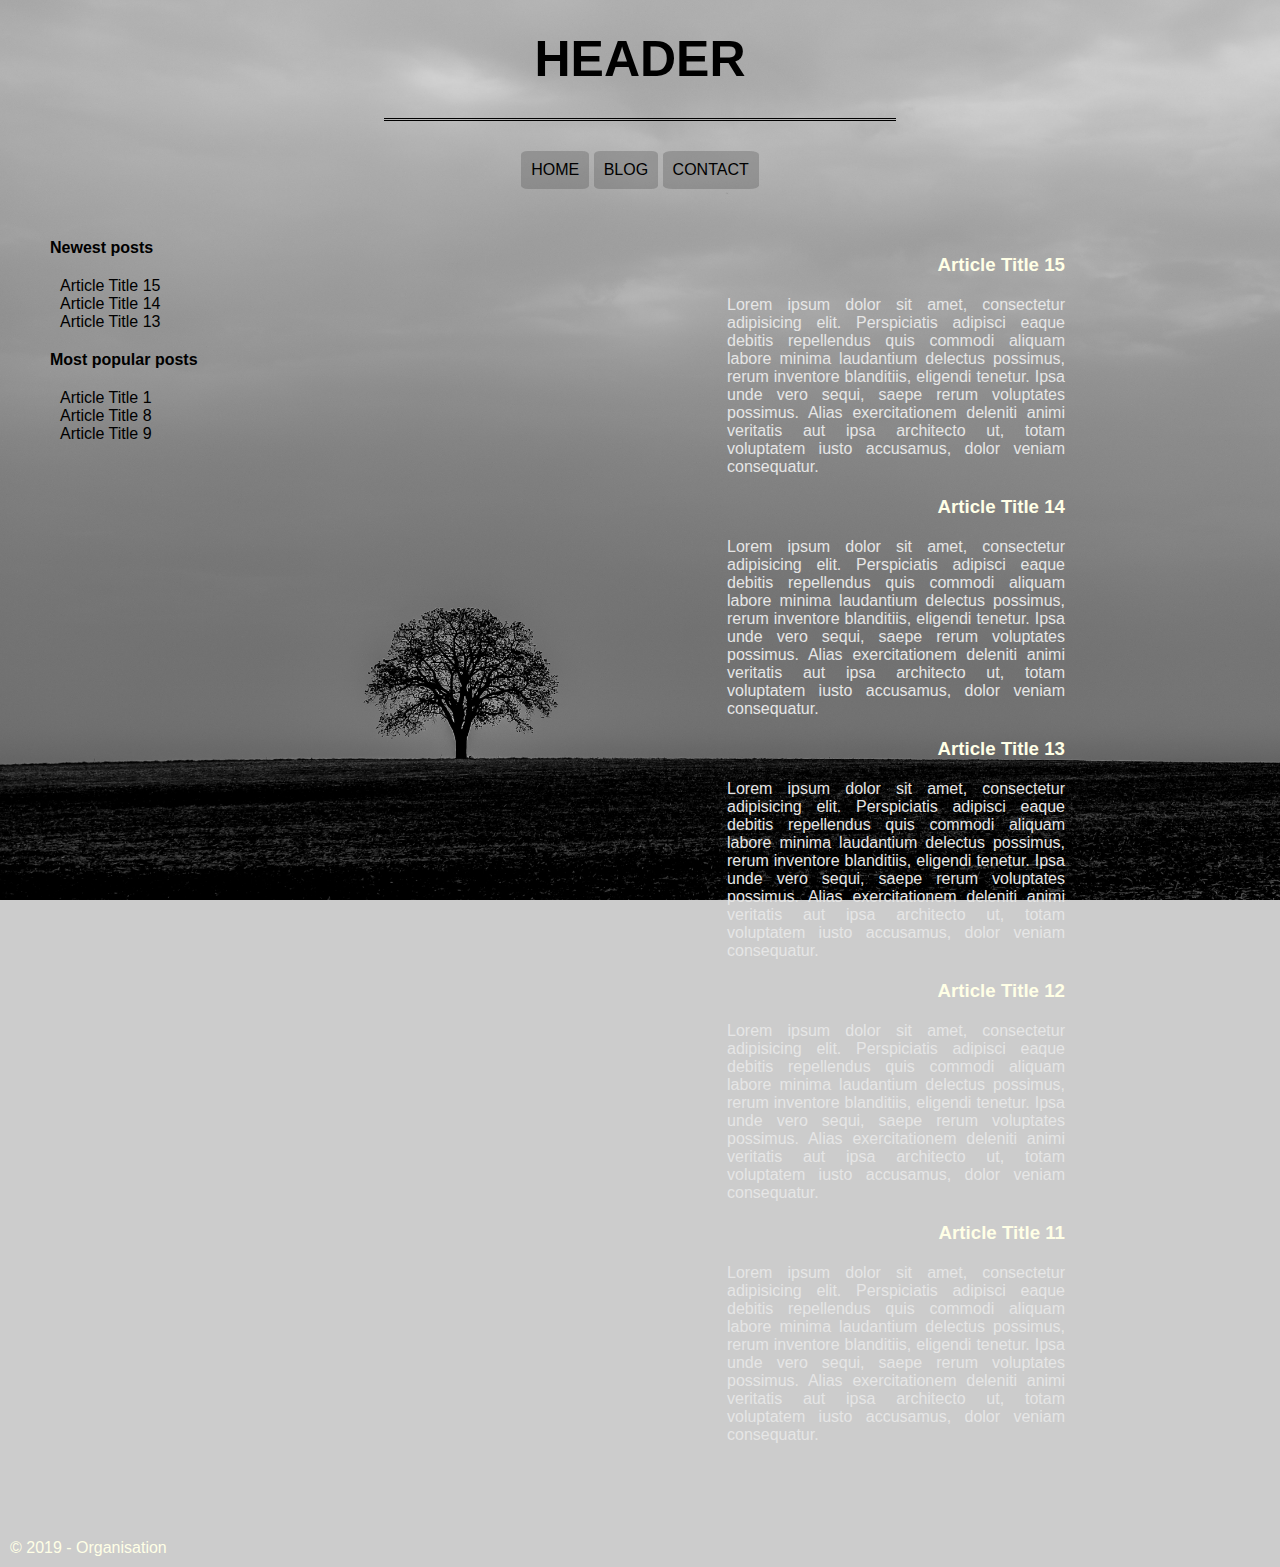
<file: index.html>
<!DOCTYPE html>
<html lang="en">
<head>
  <meta charset="UTF-8">
  <meta name="viewport" content="width=device-width, initial-scale=1.0">
  <meta http-equiv="X-UA-Compatible" content="ie=edge">
  <link rel="stylesheet" href="style.css">
  <title>Basic HTML layout</title>
</head>
<body>
  <header>
    <div>HEADER</div>
  </header>
  <nav>
    <a href="#">HOME</a>
    <a href="css-advanced/css-advanced.html">BLOG</a>
    <a href="#">CONTACT</a>
  </nav>
  <section class="clearfix">
    <article class="post">
      <h3>Article Title 15</h3>
      <p>Lorem ipsum dolor sit amet, consectetur adipisicing elit. Perspiciatis adipisci eaque debitis repellendus quis commodi aliquam labore minima laudantium delectus possimus, rerum inventore blanditiis, eligendi tenetur. Ipsa unde vero sequi, saepe rerum voluptates possimus. Alias exercitationem deleniti animi veritatis aut ipsa architecto ut, totam voluptatem iusto accusamus, dolor veniam consequatur.</p>
    </article>
    <article class="post">
      <h3>Article Title 14</h3>
      <p>Lorem ipsum dolor sit amet, consectetur adipisicing elit. Perspiciatis adipisci eaque debitis repellendus quis commodi aliquam labore minima laudantium delectus possimus, rerum inventore blanditiis, eligendi tenetur. Ipsa unde vero sequi, saepe rerum voluptates possimus. Alias exercitationem deleniti animi veritatis aut ipsa architecto ut, totam voluptatem iusto accusamus, dolor veniam consequatur.</p>
    </article>
    <article class="post">
      <h3>Article Title 13</h3>
      <p>Lorem ipsum dolor sit amet, consectetur adipisicing elit. Perspiciatis adipisci eaque debitis repellendus quis commodi aliquam labore minima laudantium delectus possimus, rerum inventore blanditiis, eligendi tenetur. Ipsa unde vero sequi, saepe rerum voluptates possimus. Alias exercitationem deleniti animi veritatis aut ipsa architecto ut, totam voluptatem iusto accusamus, dolor veniam consequatur.</p>
    </article>
    <article class="post">
      <h3>Article Title 12</h3>
      <p>Lorem ipsum dolor sit amet, consectetur adipisicing elit. Perspiciatis adipisci eaque debitis repellendus quis commodi aliquam labore minima laudantium delectus possimus, rerum inventore blanditiis, eligendi tenetur. Ipsa unde vero sequi, saepe rerum voluptates possimus. Alias exercitationem deleniti animi veritatis aut ipsa architecto ut, totam voluptatem iusto accusamus, dolor veniam consequatur.</p>
    </article>
    <article class="post">
      <h3>Article Title 11</h3>
      <p>Lorem ipsum dolor sit amet, consectetur adipisicing elit. Perspiciatis adipisci eaque debitis repellendus quis commodi aliquam labore minima laudantium delectus possimus, rerum inventore blanditiis, eligendi tenetur. Ipsa unde vero sequi, saepe rerum voluptates possimus. Alias exercitationem deleniti animi veritatis aut ipsa architecto ut, totam voluptatem iusto accusamus, dolor veniam consequatur.</p>
    </article>
  </section>
  <aside class="clearfix">
    <h4>Newest posts</h4>
    <ul>
      <li>Article Title 15</li>
      <li>Article Title 14</li>
      <li>Article Title 13</li>
    </ul>
    <h4>Most popular posts</h4>
    <ul>
      <li>Article Title 1</li>
      <li>Article Title 8</li>
      <li>Article Title 9</li>
    </ul>
  </aside>
  <footer>
    <p>&copy 2019 - Organisation</p>
  </footer>
</body>
</html>
</file>
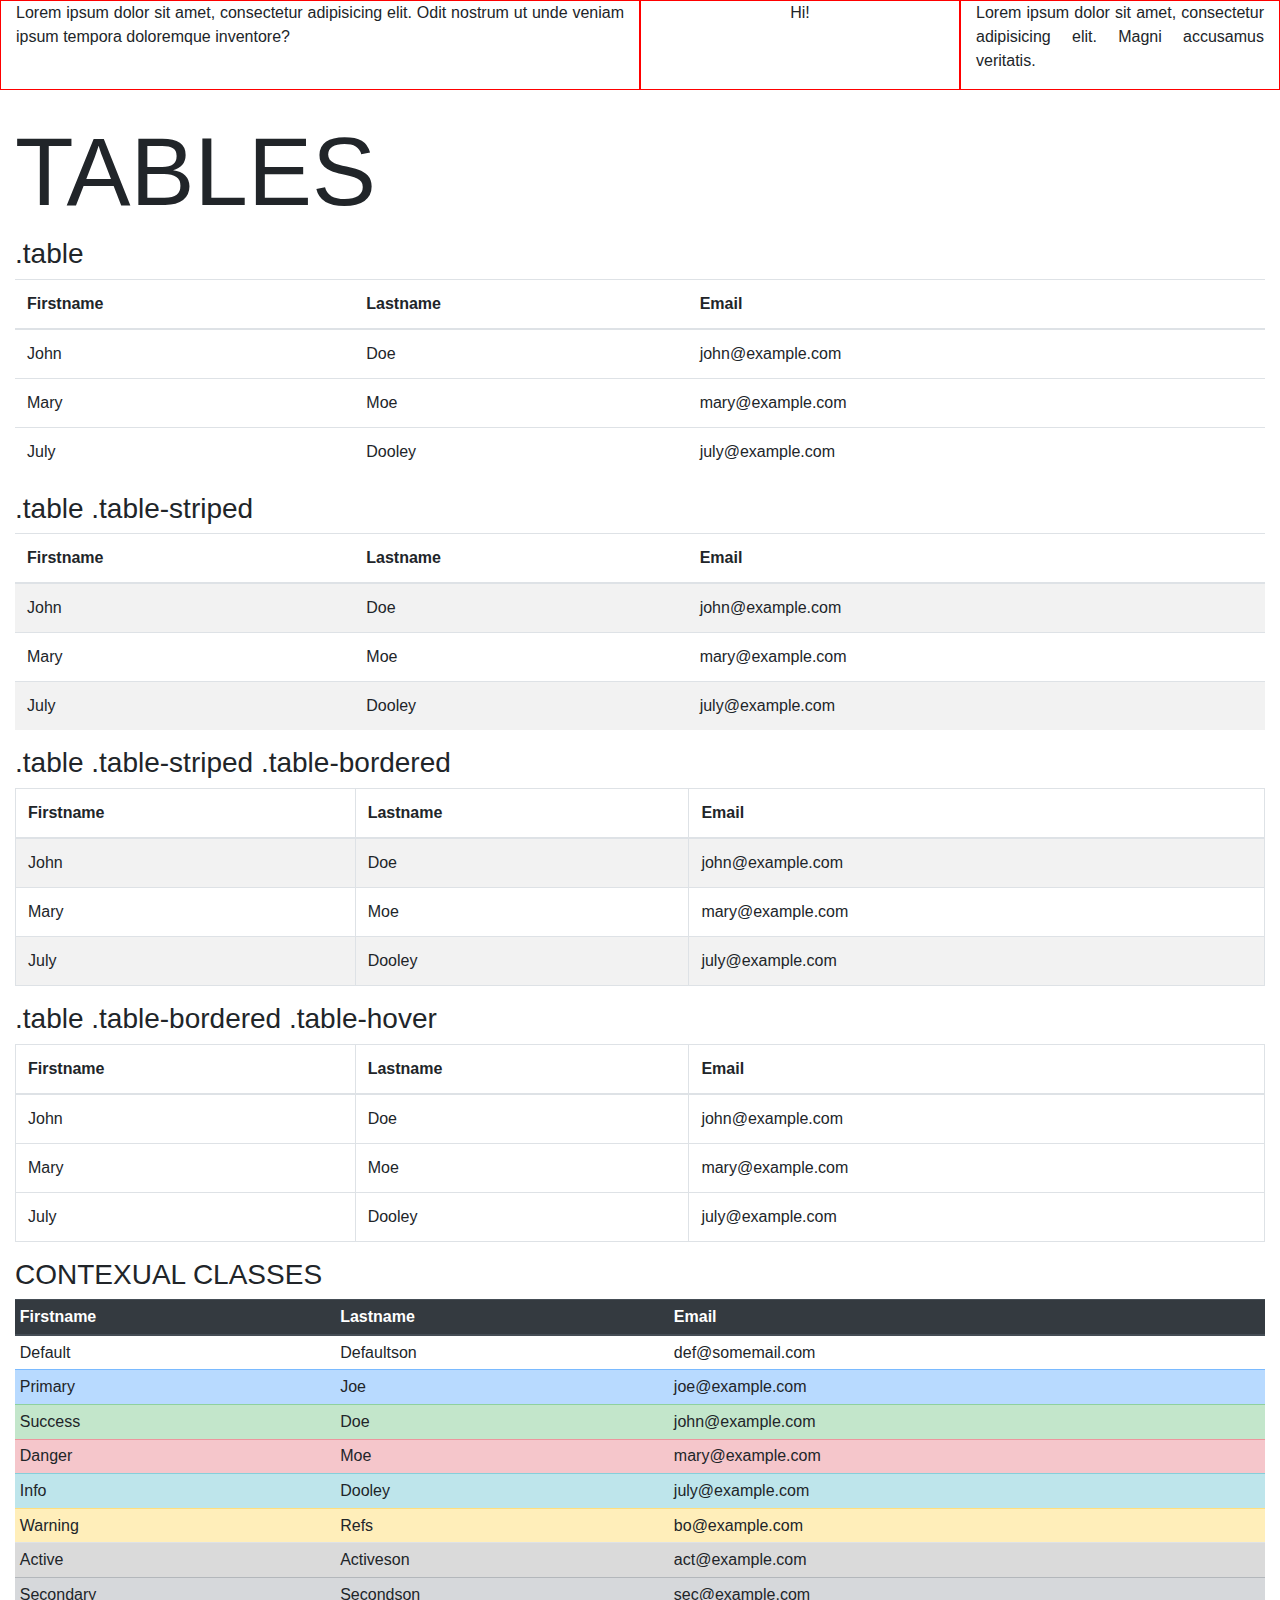
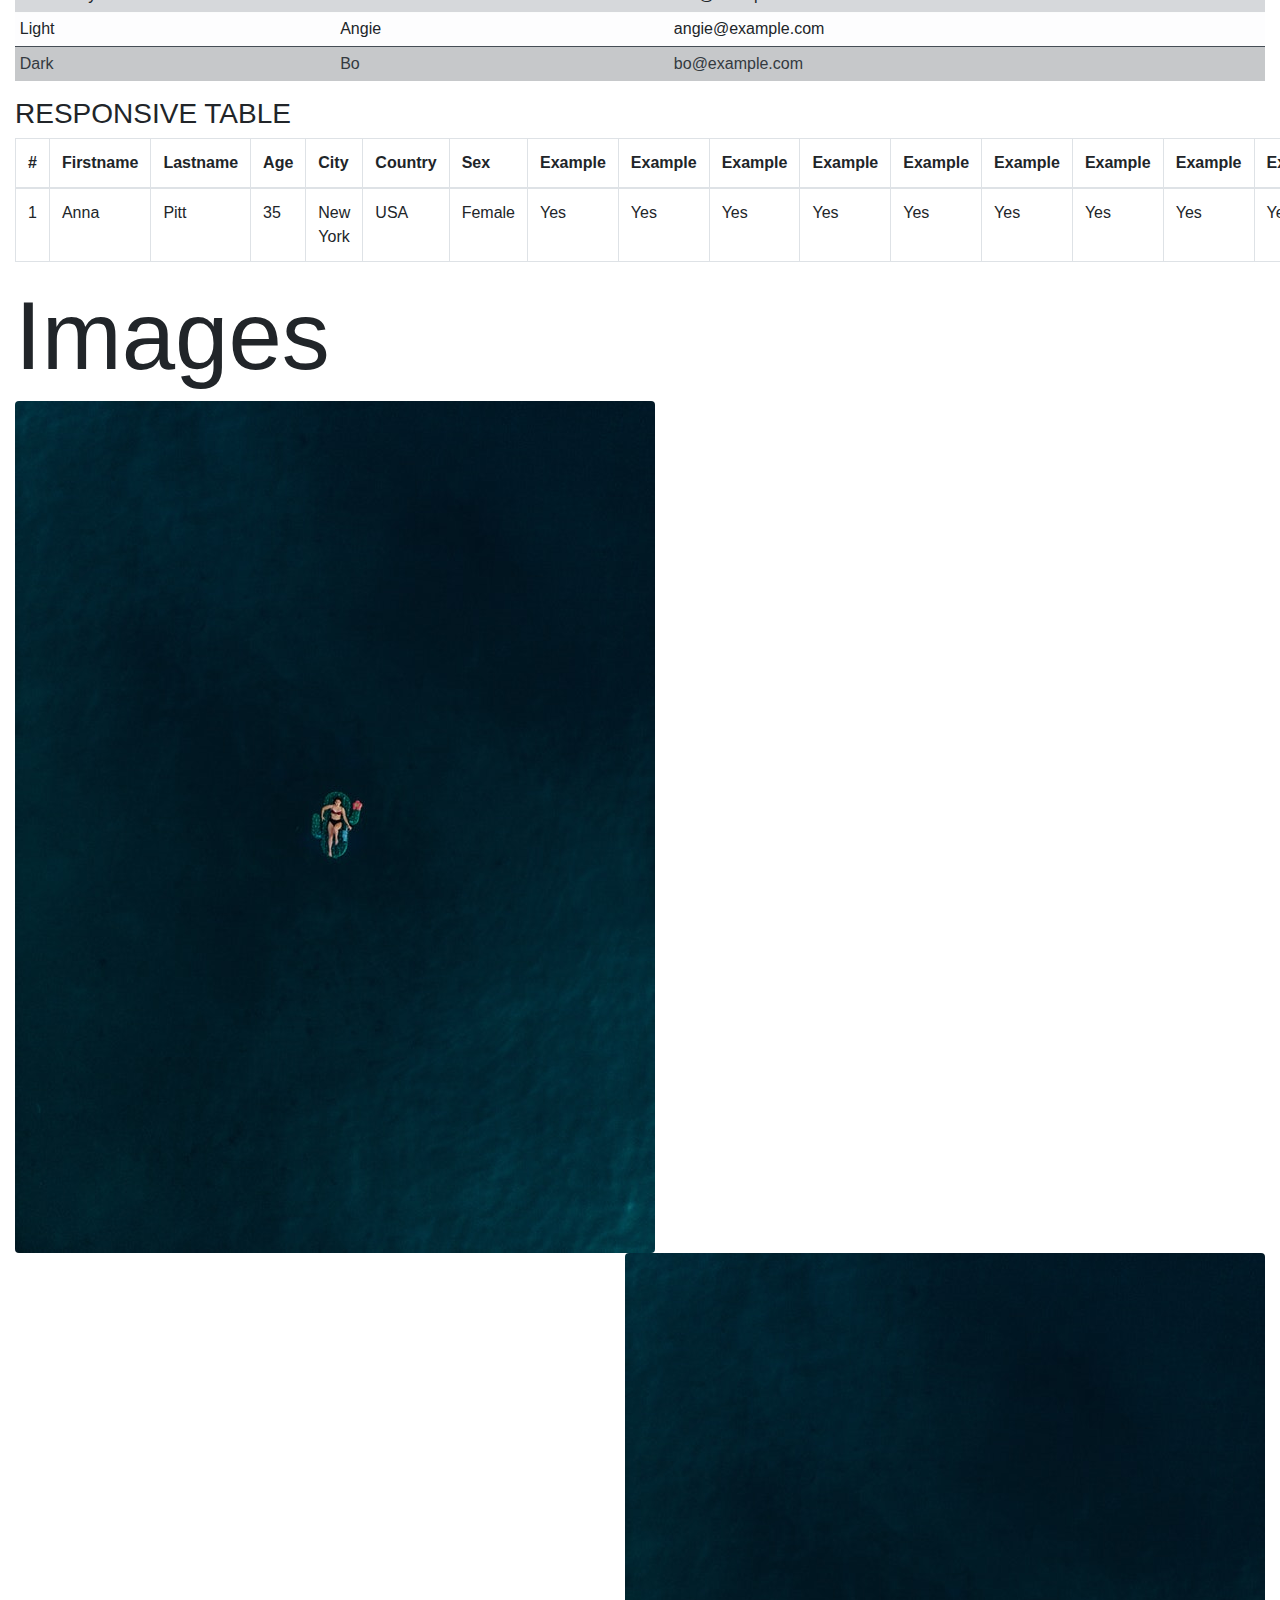
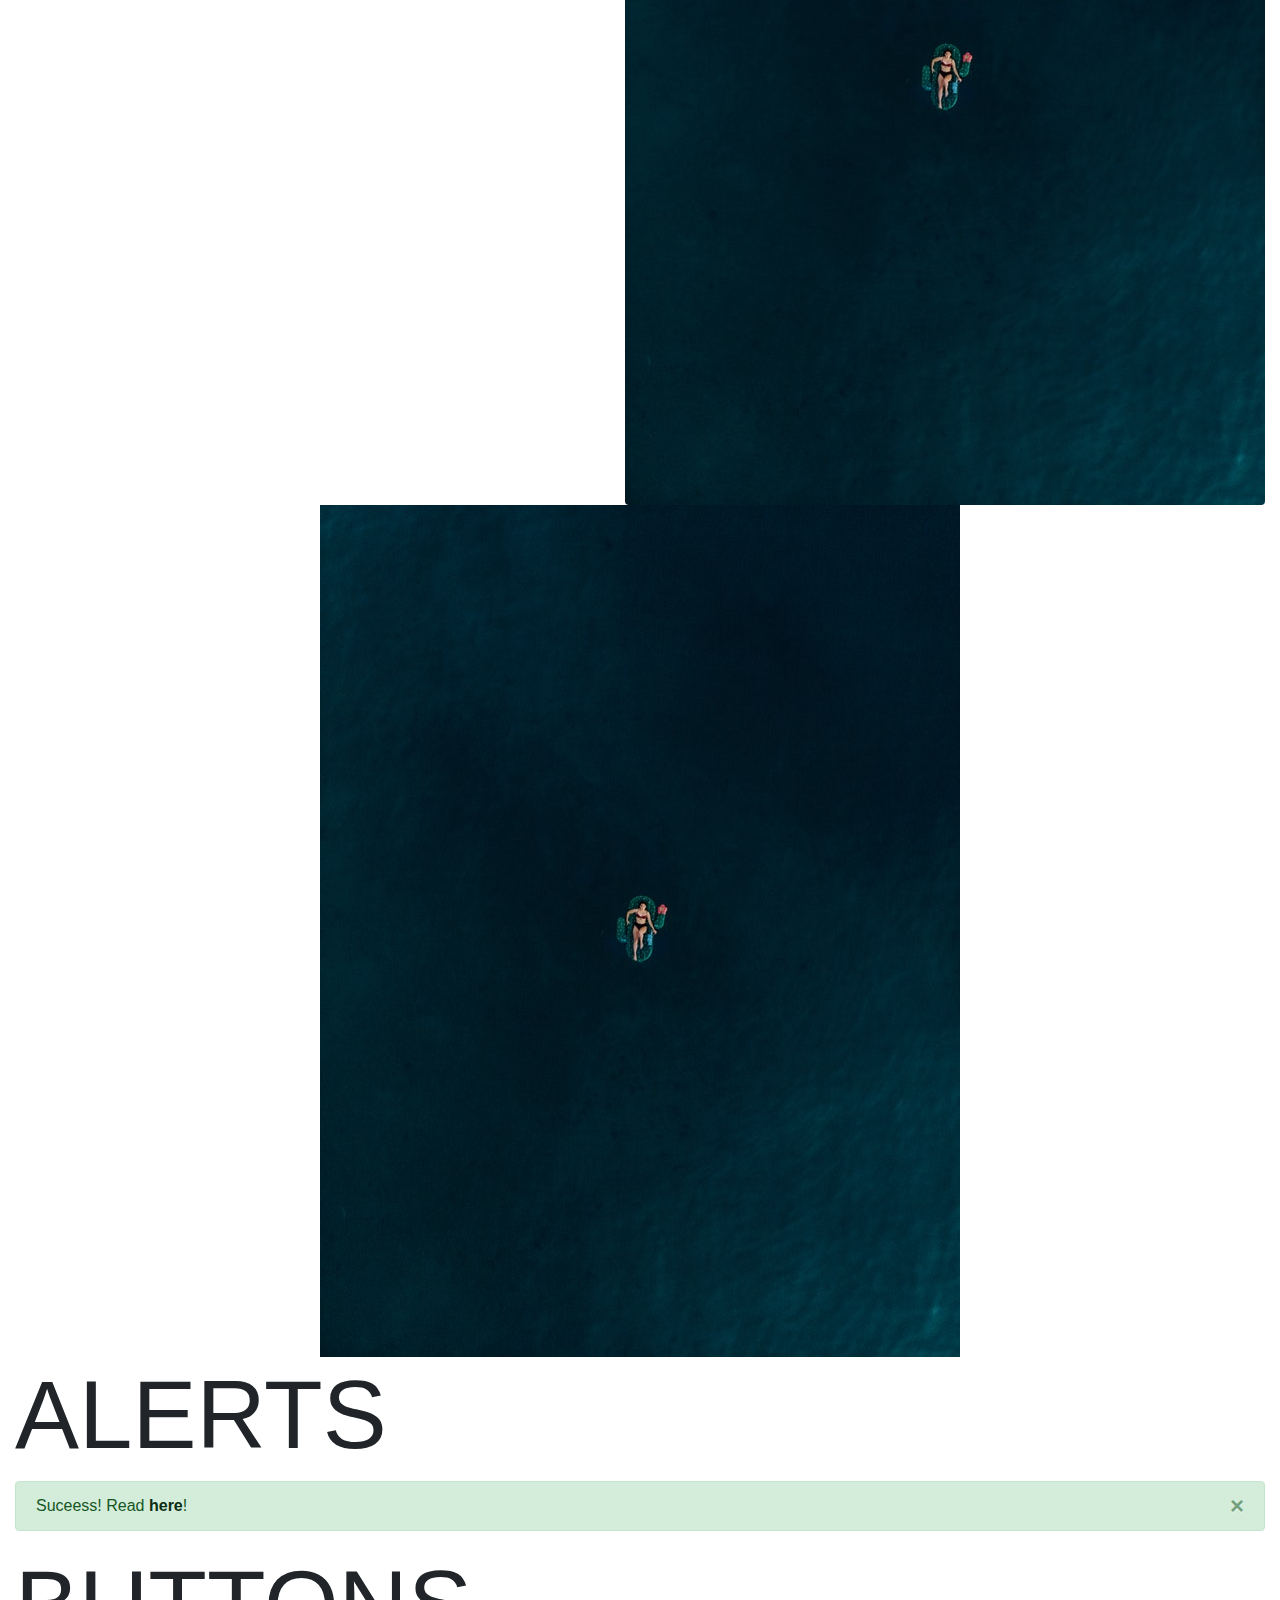
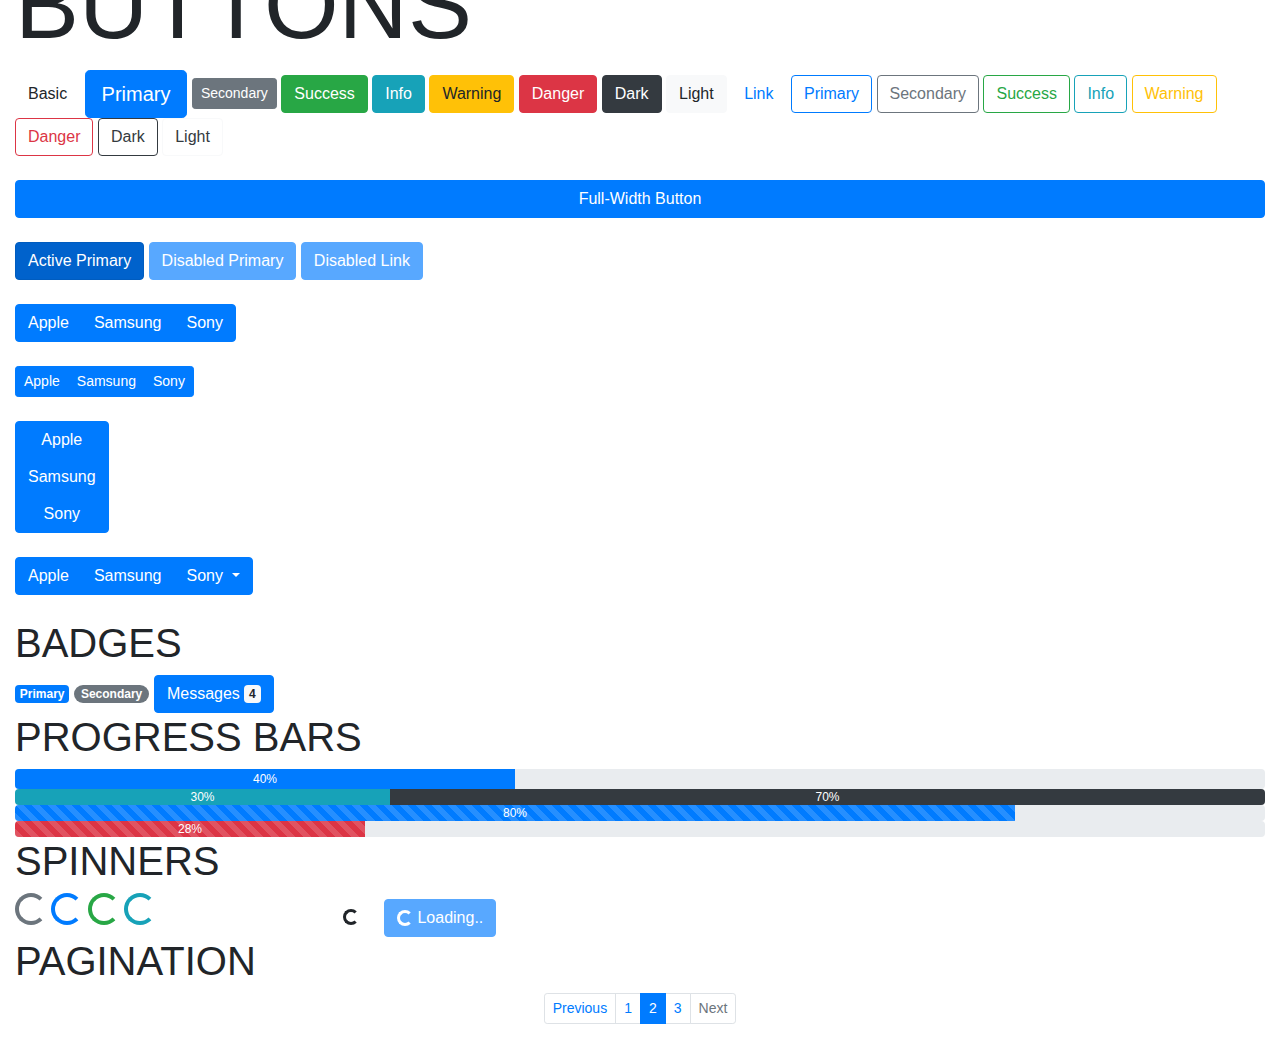
<file: bootstrap/bootstrap.html>
<!DOCTYPE html>
<html lang="en">
<head>
  <meta charset="UTF-8">
  <meta name="viewport" content="width=device-width, initial-scale=1.0">
  <meta http-equiv="X-UA-Compatible" content="ie=edge">
  <link rel="stylesheet" href="bootstrap.css">
  <link rel="stylesheet" href="https://stackpath.bootstrapcdn.com/bootstrap/4.3.1/css/bootstrap.min.css" integrity="sha384-ggOyR0iXCbMQv3Xipma34MD+dH/1fQ784/j6cY/iJTQUOhcWr7x9JvoRxT2MZw1T" crossorigin="anonymous">
  <script src="https://code.jquery.com/jquery-3.3.1.slim.min.js" integrity="sha384-q8i/X+965DzO0rT7abK41JStQIAqVgRVzpbzo5smXKp4YfRvH+8abtTE1Pi6jizo" crossorigin="anonymous"></script>
  <script src="https://cdnjs.cloudflare.com/ajax/libs/popper.js/1.14.7/umd/popper.min.js" integrity="sha384-UO2eT0CpHqdSJQ6hJty5KVphtPhzWj9WO1clHTMGa3JDZwrnQq4sF86dIHNDz0W1" crossorigin="anonymous"></script>
  <script src="https://stackpath.bootstrapcdn.com/bootstrap/4.3.1/js/bootstrap.min.js" integrity="sha384-JjSmVgyd0p3pXB1rRibZUAYoIIy6OrQ6VrjIEaFf/nJGzIxFDsf4x0xIM+B07jRM" crossorigin="anonymous"></script>
  <title>Bootstrap</title>
</head>
<body>
  <!-- .container or .container-fluid to wrap the content -->
  <div class="container-fluid">
    <!-- BOOTSTRAP GRID SYSTEM
    CLASSES:
    .col- (extra small devices - screen width less than 576px)
    .col-sm- (small devices - screen width equal to or greater than 576px)
    .col-md- (medium devices - screen width equal to or greater than 768px)
    .col-lg- (large devices - screen width equal to or greater than 992px)
    .col-xl- (xlarge devices - screen width equal to or greater than 1200px)
    .no-gutters: removes extra space
  -->
  <div class="row">
    <div class="col-sm col-md-3 col-lg-6">
      <p>Lorem ipsum dolor sit amet, consectetur adipisicing elit. Odit nostrum ut unde veniam ipsum tempora doloremque inventore?</p>
    </div>
    <div class="col-sm col-md-6 col-lg-3">
      <p>
        Hi!
      </p>
    </div>
    <div class="col-sm col-md-3 col-lg-3">
      <p>Lorem ipsum dolor sit amet, consectetur adipisicing elit. Magni accusamus veritatis.</p>
    </div>
  </div>
  <br>
  <!-- TABLES -->
  <h1 class="display-1">TABLES</h1>
  <h3>.table</h3>
  <table class="table">
    <thead>
      <tr>
        <th>Firstname</th>
        <th>Lastname</th>
        <th>Email</th>
      </tr>
    </thead>
    <tbody>
      <tr>
        <td>John</td>
        <td>Doe</td>
        <td>john@example.com</td>
      </tr>
      <tr>
        <td>Mary</td>
        <td>Moe</td>
        <td>mary@example.com</td>
      </tr>
      <tr>
        <td>July</td>
        <td>Dooley</td>
        <td>july@example.com</td>
      </tr>
    </tbody>
  </table>

  <h3>.table .table-striped</h3>
  <table class="table table-striped">
    <thead>
      <tr>
        <th>Firstname</th>
        <th>Lastname</th>
        <th>Email</th>
      </tr>
    </thead>
    <tbody>
      <tr>
        <td>John</td>
        <td>Doe</td>
        <td>john@example.com</td>
      </tr>
      <tr>
        <td>Mary</td>
        <td>Moe</td>
        <td>mary@example.com</td>
      </tr>
      <tr>
        <td>July</td>
        <td>Dooley</td>
        <td>july@example.com</td>
      </tr>
    </tbody>
  </table>

  <h3>.table .table-striped .table-bordered</h3>
  <table class="table table-striped table-bordered">
    <thead>
      <tr>
        <th>Firstname</th>
        <th>Lastname</th>
        <th>Email</th>
      </tr>
    </thead>
    <tbody>
      <tr>
        <td>John</td>
        <td>Doe</td>
        <td>john@example.com</td>
      </tr>
      <tr>
        <td>Mary</td>
        <td>Moe</td>
        <td>mary@example.com</td>
      </tr>
      <tr>
        <td>July</td>
        <td>Dooley</td>
        <td>july@example.com</td>
      </tr>
    </tbody>
  </table>

  <h3>.table .table-bordered .table-hover</h3>
  <table class="table table-bordered table-hover">
    <thead>
      <tr>
        <th>Firstname</th>
        <th>Lastname</th>
        <th>Email</th>
      </tr>
    </thead>
    <tbody>
      <tr>
        <td>John</td>
        <td>Doe</td>
        <td>john@example.com</td>
      </tr>
      <tr>
        <td>Mary</td>
        <td>Moe</td>
        <td>mary@example.com</td>
      </tr>
      <tr>
        <td>July</td>
        <td>Dooley</td>
        <td>july@example.com</td>
      </tr>
    </tbody>
  </table>

  <h3>CONTEXUAL CLASSES</h3>
  <table class="table table-sm">
    <thead class="thead-dark">
      <tr>
        <th>Firstname</th>
        <th>Lastname</th>
        <th>Email</th>
      </tr>
    </thead>
    <tbody>
      <tr>
        <td>Default</td>
        <td>Defaultson</td>
        <td>def@somemail.com</td>
      </tr>
      <tr class="table-primary">
        <td>Primary</td>
        <td>Joe</td>
        <td>joe@example.com</td>
      </tr>
      <tr class="table-success">
        <td>Success</td>
        <td>Doe</td>
        <td>john@example.com</td>
      </tr>
      <tr class="table-danger">
        <td>Danger</td>
        <td>Moe</td>
        <td>mary@example.com</td>
      </tr>
      <tr class="table-info">
        <td>Info</td>
        <td>Dooley</td>
        <td>july@example.com</td>
      </tr>
      <tr class="table-warning">
        <td>Warning</td>
        <td>Refs</td>
        <td>bo@example.com</td>
      </tr>
      <tr class="table-active">
        <td>Active</td>
        <td>Activeson</td>
        <td>act@example.com</td>
      </tr>
      <tr class="table-secondary">
        <td>Secondary</td>
        <td>Secondson</td>
        <td>sec@example.com</td>
      </tr>
      <tr class="table-light">
        <td>Light</td>
        <td>Angie</td>
        <td>angie@example.com</td>
      </tr>
      <tr class="table-dark text-dark">
        <td>Dark</td>
        <td>Bo</td>
        <td>bo@example.com</td>
      </tr>
    </tbody>
  </table>

  <h3>RESPONSIVE TABLE</h3>
  <div class="table-responsive-sm">
    <table class="table table-bordered">
      <thead>
        <tr>
          <th>#</th>
          <th>Firstname</th>
          <th>Lastname</th>
          <th>Age</th>
          <th>City</th>
          <th>Country</th>
          <th>Sex</th>
          <th>Example</th>
          <th>Example</th>
          <th>Example</th>
          <th>Example</th>
          <th>Example</th>
          <th>Example</th>
          <th>Example</th>
          <th>Example</th>
          <th>Example</th>
          <th>Example</th>
          <th>Example</th>
          <th>Example</th>
        </tr>
      </thead>
      <tbody>
        <tr>
          <td>1</td>
          <td>Anna</td>
          <td>Pitt</td>
          <td>35</td>
          <td>New York</td>
          <td>USA</td>
          <td>Female</td>
          <td>Yes</td>
          <td>Yes</td>
          <td>Yes</td>
          <td>Yes</td>
          <td>Yes</td>
          <td>Yes</td>
          <td>Yes</td>
          <td>Yes</td>
          <td>Yes</td>
          <td>Yes</td>
          <td>Yes</td>
          <td>Yes</td>
        </tr>
      </tbody>
    </table>
  </div>

  <h1 class="display-1">Images</h1>
  <img src="ocean.jpg" alt="ocean" class="rounded float-left">
  <img src="ocean.jpg" alt="img-thumbnail" class="rounded float-right">
  <img src="ocean.jpg" alt="img-thumbnail" class="mx-auto d-block img-fluid">

  <h1 class="display-1">ALERTS</h1>
  <div class="alert alert-success alert-dismissible fade show">
    <a href="#" data-dismiss="alert" class="close">&times;</a>
    Suceess! Read <a href="#" class="alert-link">here</a>!</div>

    <h1 class="display-1">BUTTONS</h1>
    <button type="button" class="btn">Basic</button>
    <button type="button" class="btn btn-primary btn-lg">Primary</button>
    <button type="button" class="btn btn-secondary btn-sm">Secondary</button>
    <button type="button" class="btn btn-success">Success</button>
    <button type="button" class="btn btn-info">Info</button>
    <button type="button" class="btn btn-warning">Warning</button>
    <button type="button" class="btn btn-danger">Danger</button>
    <button type="button" class="btn btn-dark">Dark</button>
    <button type="button" class="btn btn-light">Light</button>
    <button type="button" class="btn btn-link">Link</button>
    <button type="button" class="btn btn-outline-primary">Primary</button>
    <button type="button" class="btn btn-outline-secondary">Secondary</button>
    <button type="button" class="btn btn-outline-success">Success</button>
    <button type="button" class="btn btn-outline-info">Info</button>
    <button type="button" class="btn btn-outline-warning">Warning</button>
    <button type="button" class="btn btn-outline-danger">Danger</button>
    <button type="button" class="btn btn-outline-dark">Dark</button>
    <button type="button" class="btn btn-outline-light text-dark">Light</button>
    <br>
    <br>
    <button type="button" class="btn btn-primary btn-block">Full-Width Button</button>
    <br>
    <button type="button" class="btn btn-primary active">Active Primary</button>
    <button type="button" class="btn btn-primary" disabled>Disabled Primary</button>
    <a href="#" class="btn btn-primary disabled">Disabled Link</a>
    <br><br>
    <div class="btn-group">
      <button type="button" class="btn btn-primary">Apple</button>
      <button type="button" class="btn btn-primary">Samsung</button>
      <button type="button" class="btn btn-primary">Sony</button>
    </div>
    <br><br>
    <div class="btn-group btn-group-sm">
      <button type="button" class="btn btn-primary">Apple</button>
      <button type="button" class="btn btn-primary">Samsung</button>
      <button type="button" class="btn btn-primary">Sony</button>
    </div>
    <br><br>
    <div class="btn-group-vertical">
      <button type="button" class="btn btn-primary">Apple</button>
      <button type="button" class="btn btn-primary">Samsung</button>
      <button type="button" class="btn btn-primary">Sony</button>
    </div>
    <br><br>
    <div class="btn-group">
      <button type="button" class="btn btn-primary">Apple</button>
      <button type="button" class="btn btn-primary">Samsung</button>
      <div class="btn-group">
        <button type="button" class="btn btn-primary dropdown-toggle" data-toggle="dropdown">
           Sony
        </button>
        <div class="dropdown-menu">
          <a class="dropdown-item" href="#">Tablet</a>
          <a class="dropdown-item" href="#">Smartphone</a>
        </div>
      </div>
    </div>
    <br><br>

    <h1>BADGES</h1>
    <span class="badge badge-primary">Primary</span>
    <span class="badge badge-pill badge-secondary">Secondary</span>
    <button type="button" class="btn btn-primary">
      Messages <span class="badge badge-light">4</span>
    </button>

    <h1>PROGRESS BARS</h1>
    <div class="progress" style="height:20px">
      <div class="progress-bar" style="width:40%;height:20px">40%</div>
    </div>
    <div class="progress">
      <div class="progress-bar bg-info" style="width:30%">30%</div>
      <div class="progress-bar bg-dark" style="width:70%">70%</div>
    </div>
    <div class="progress">
      <div class="progress-bar progress-bar-striped" style="width:80%">80%</div>
    </div>
    <div class="progress">
      <div class="progress-bar bg-danger progress-bar-striped progress-bar-animated" style="width:28%">28%</div>
    </div>

    <h1>SPINNERS</h1>
    <div class="spinner-border text-muted"></div>
    <div class="spinner-border text-primary"></div>
    <div class="spinner-border text-success"></div>
    <div class="spinner-border text-info"></div>
    <div class="spinner-grow text-warning"></div>
    <div class="spinner-grow text-danger"></div>
    <div class="spinner-grow text-secondary"></div>
    <div class="spinner-grow text-dark"></div>
    <div class="spinner-grow text-light"></div>

    <div class="spinner-border spinner-border-sm"></div>
    <div class="spinner-grow spinner-grow-sm"></div>

    <button class="btn btn-primary" disabled>
      <span class="spinner-border spinner-border-sm"></span>
      Loading..
    </button>

    <h1>PAGINATION</h1>
    <ul class="pagination pagination-sm justify-content-center">
      <li class="page-item"><a class="page-link" href="#">Previous</a></li>
      <li class="page-item"><a class="page-link" href="#">1</a></li>
      <li class="page-item active"><a class="page-link" href="#">2</a></li>
      <li class="page-item"><a class="page-link" href="#">3</a></li>
      <li class="page-item disabled"><a class="page-link" href="#">Next</a></li>
    </ul>
  </div>
</body>
</html>
</file>
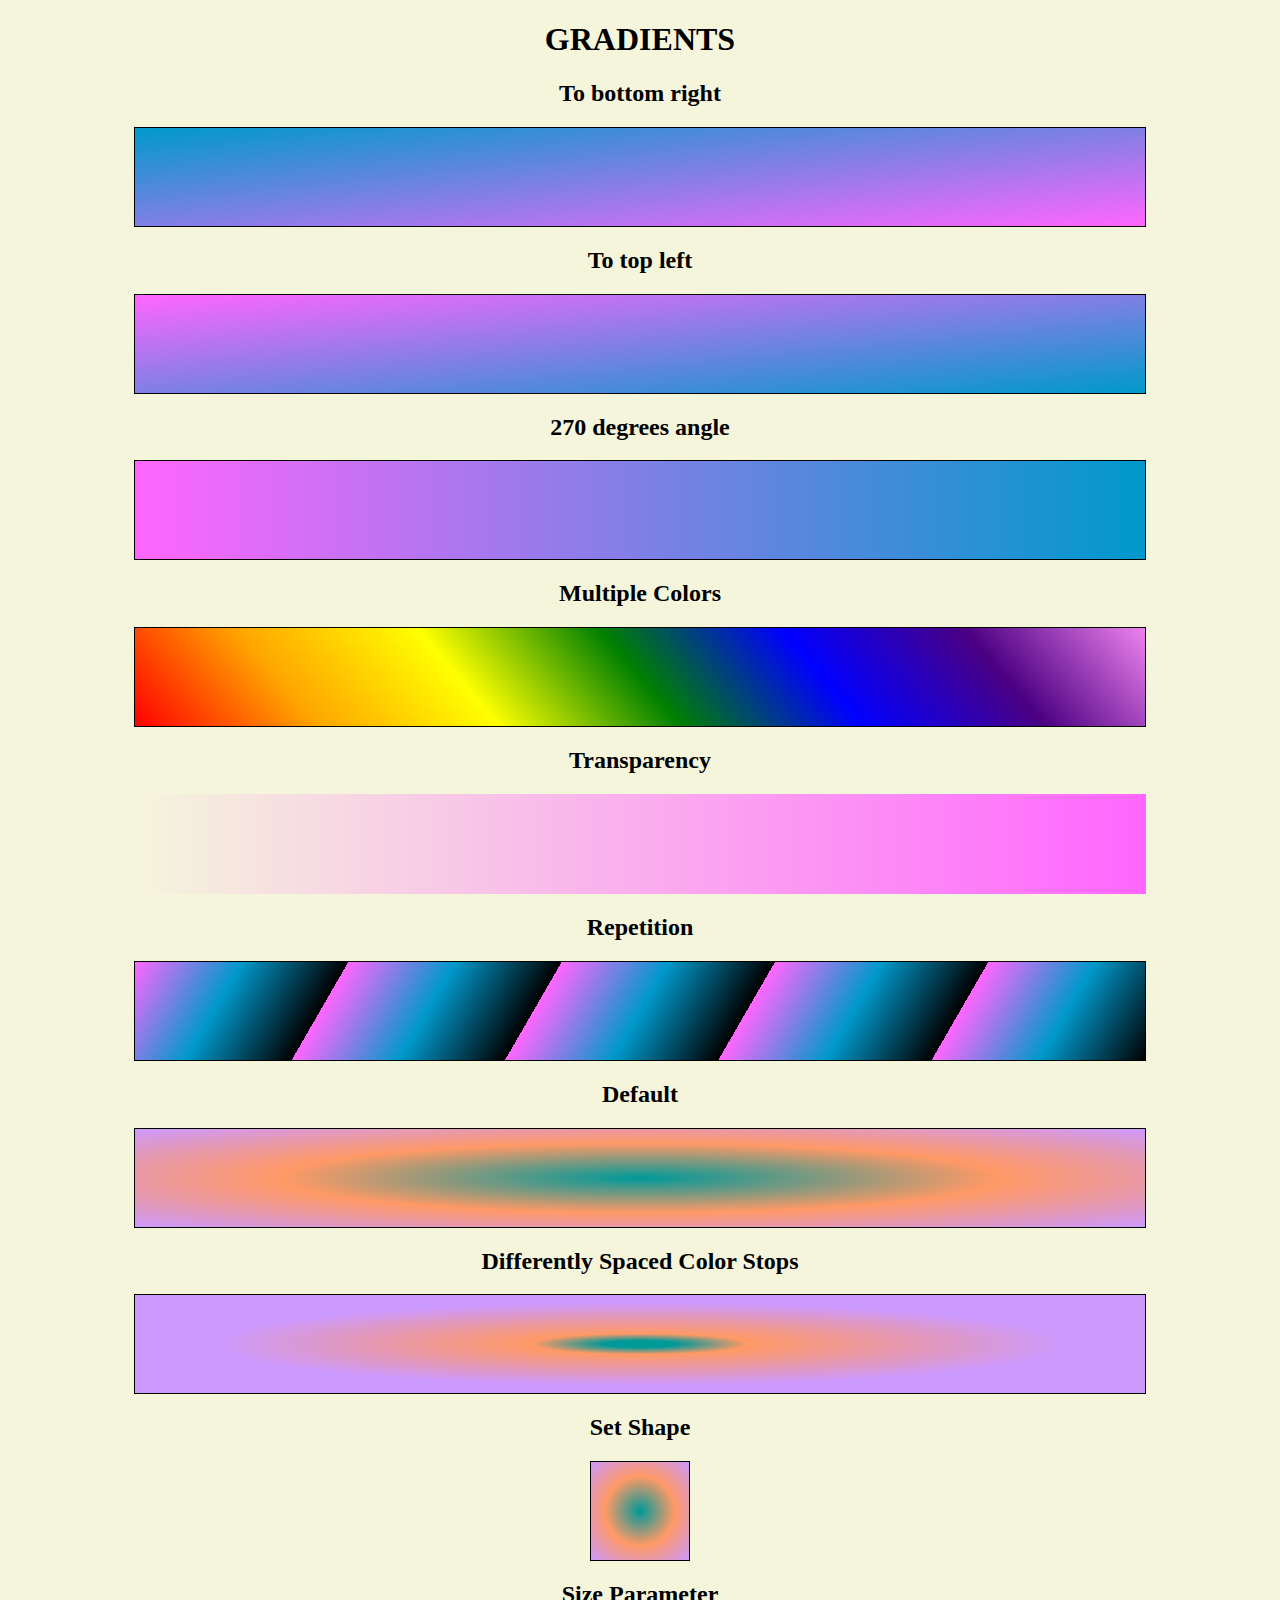
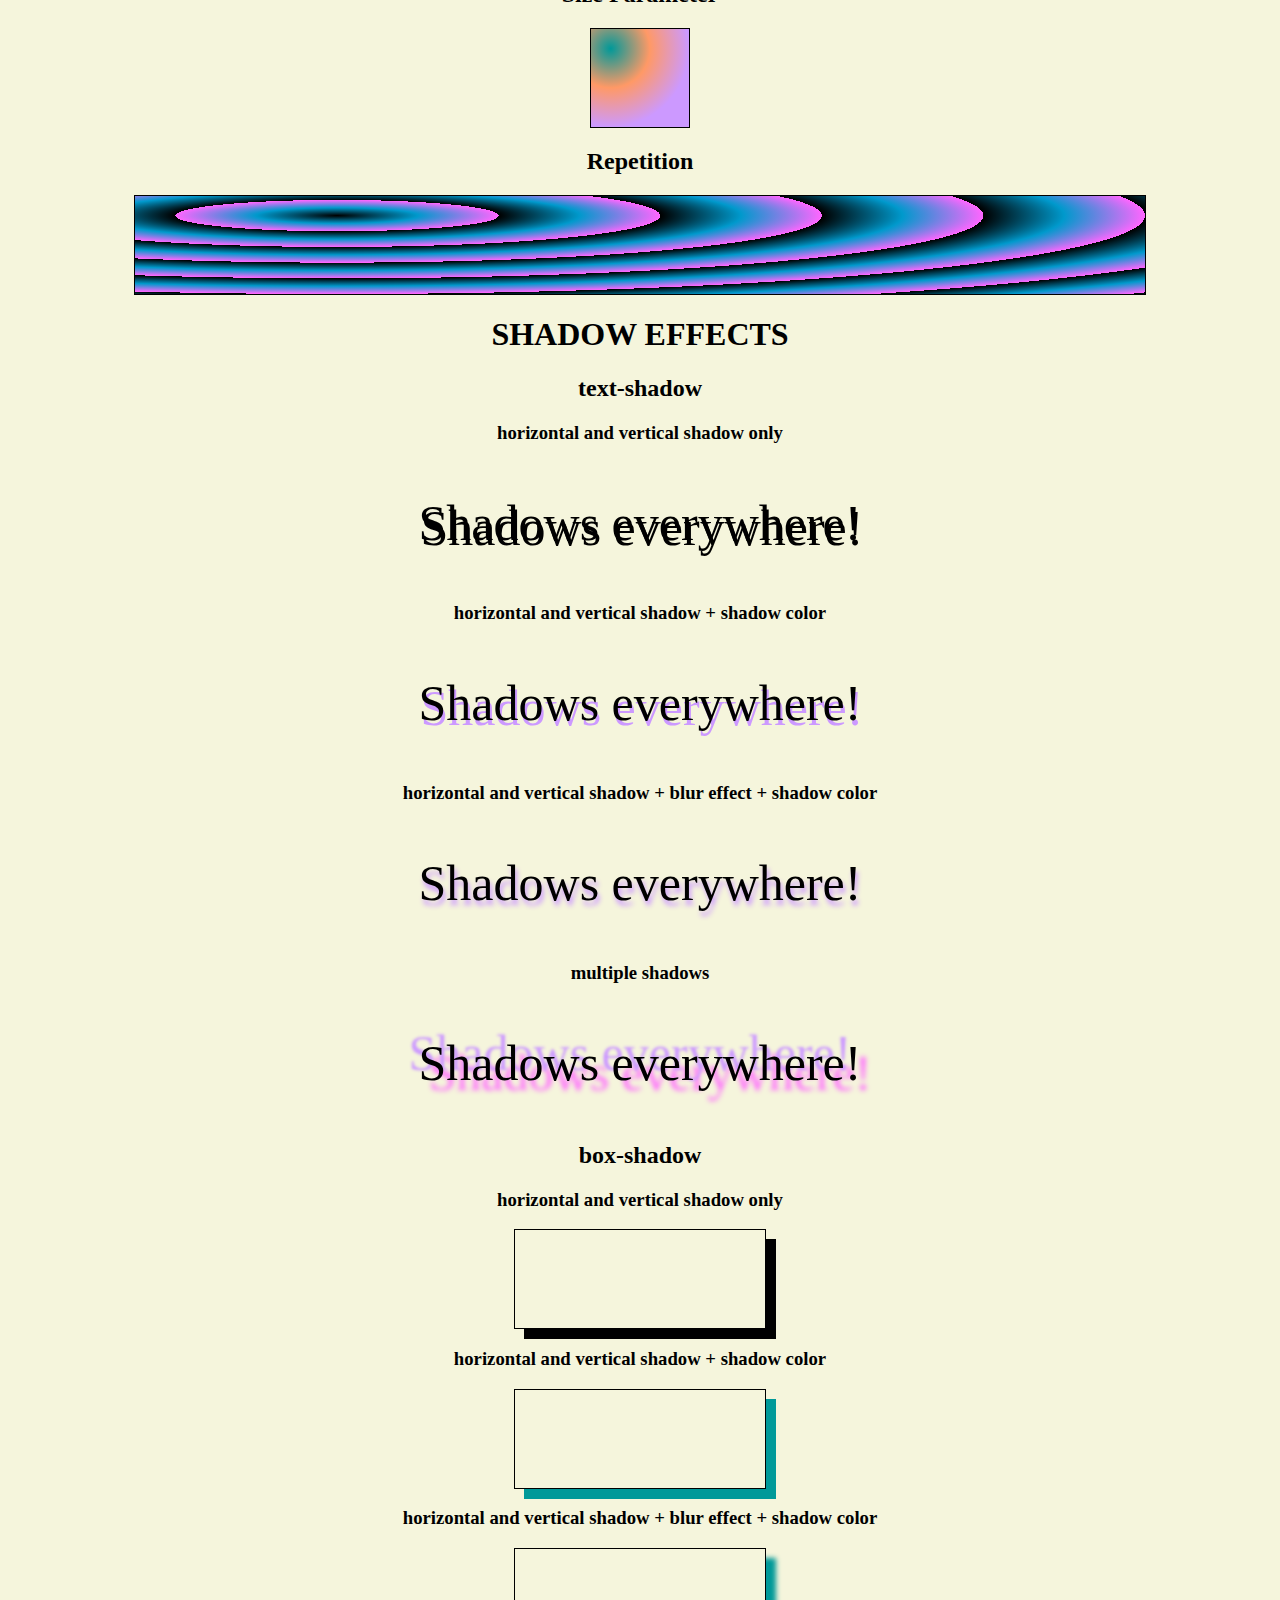
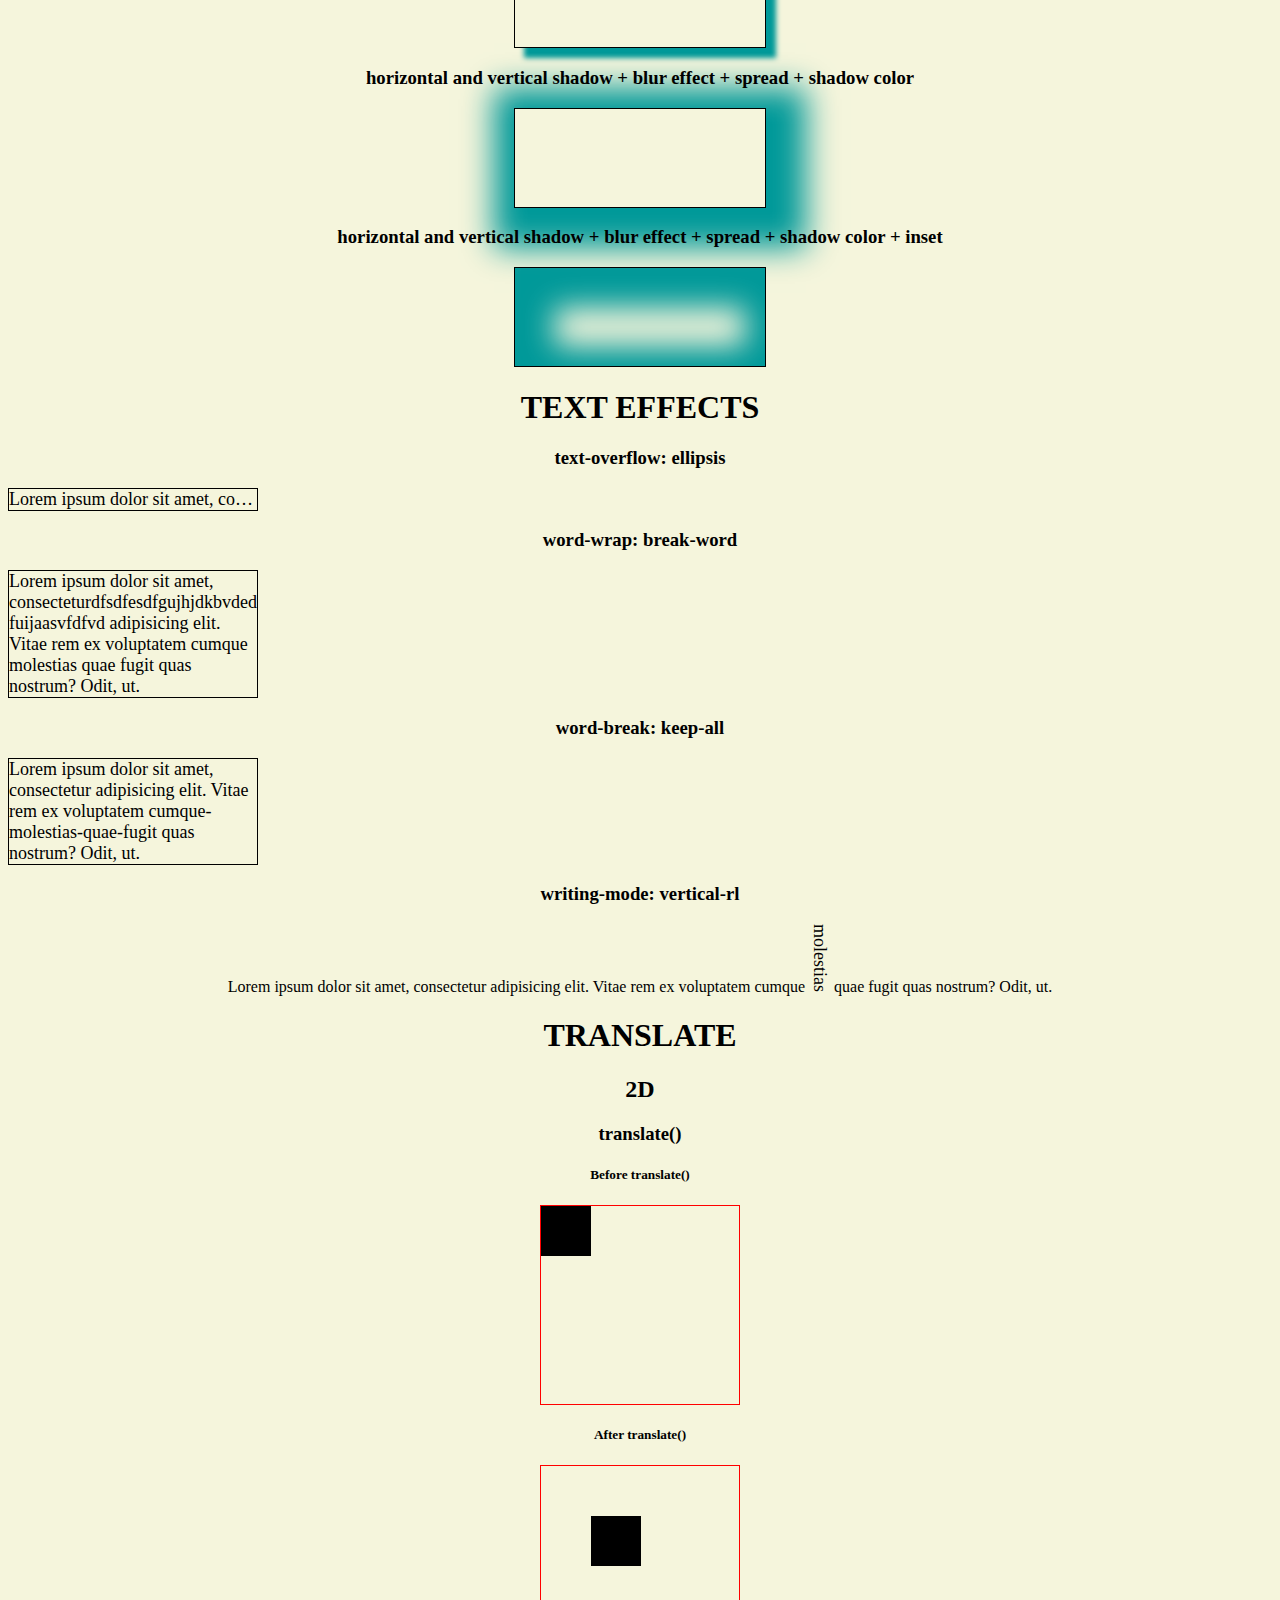
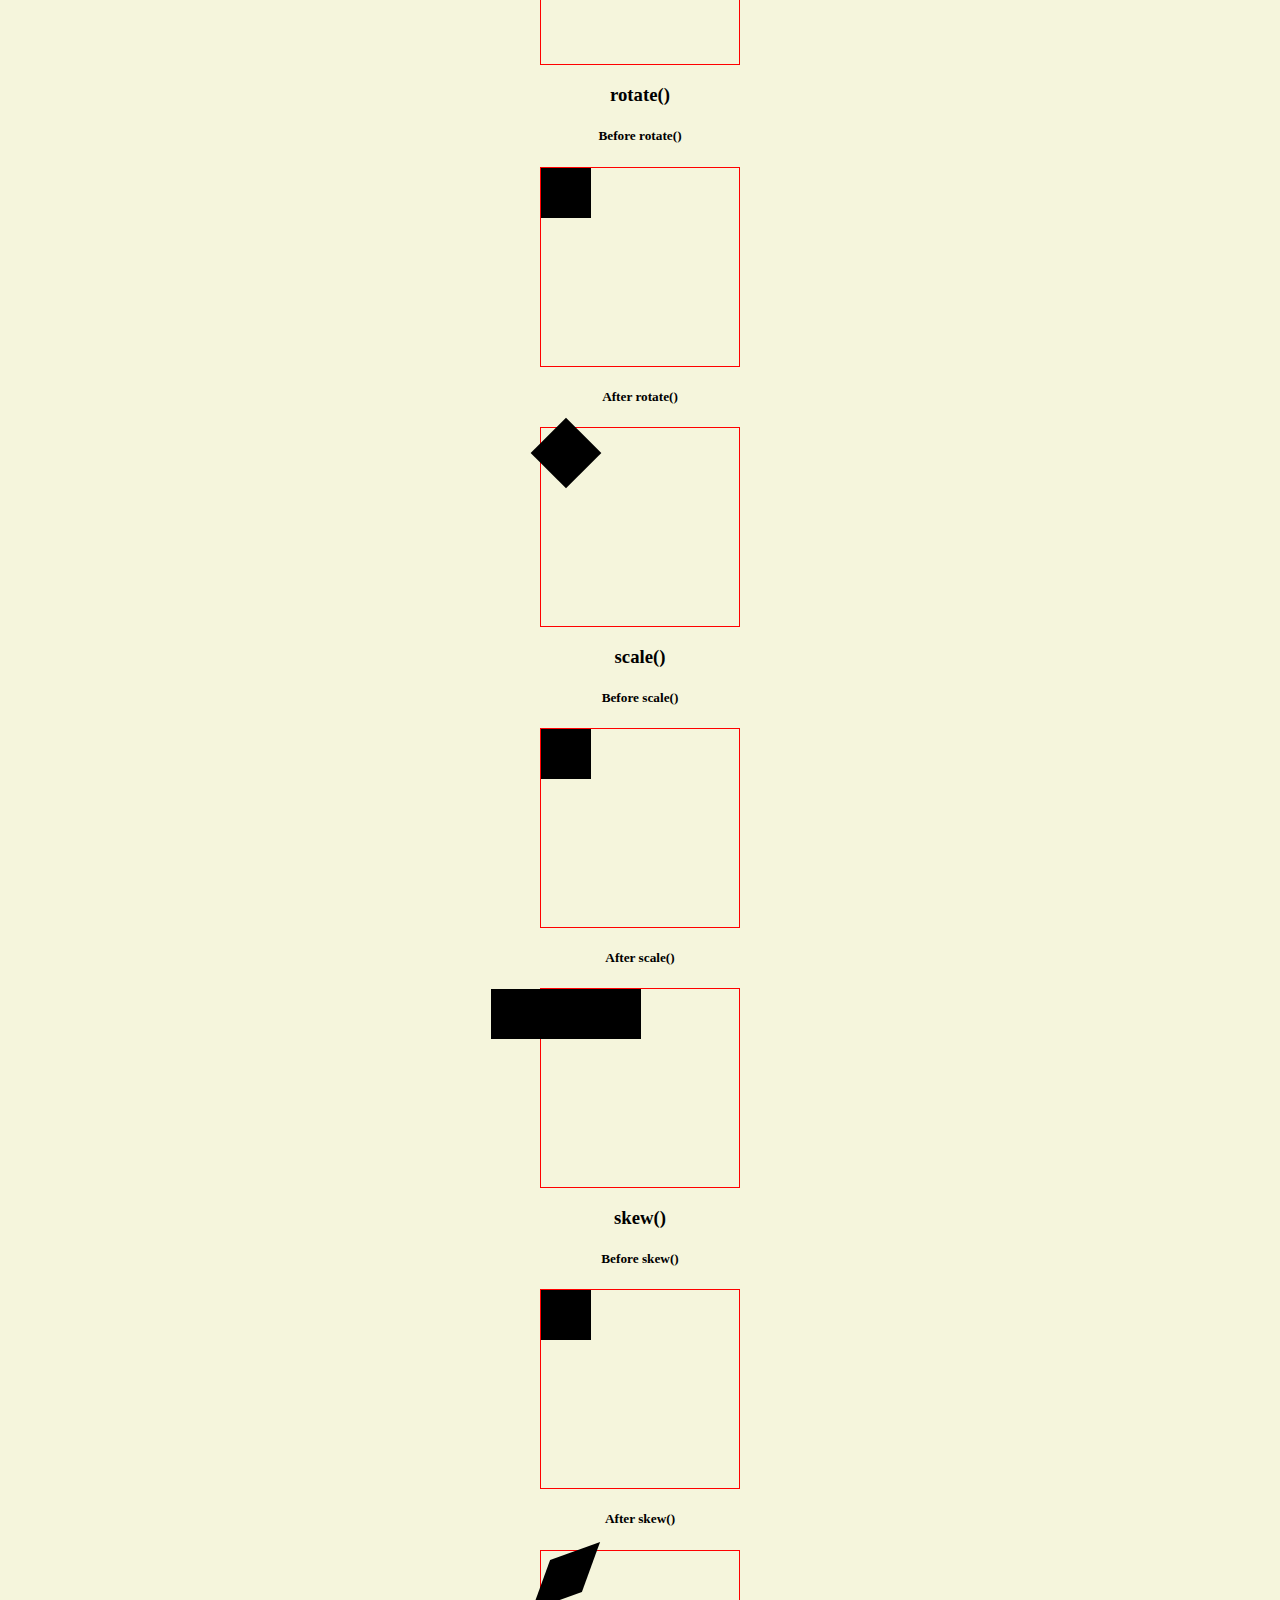
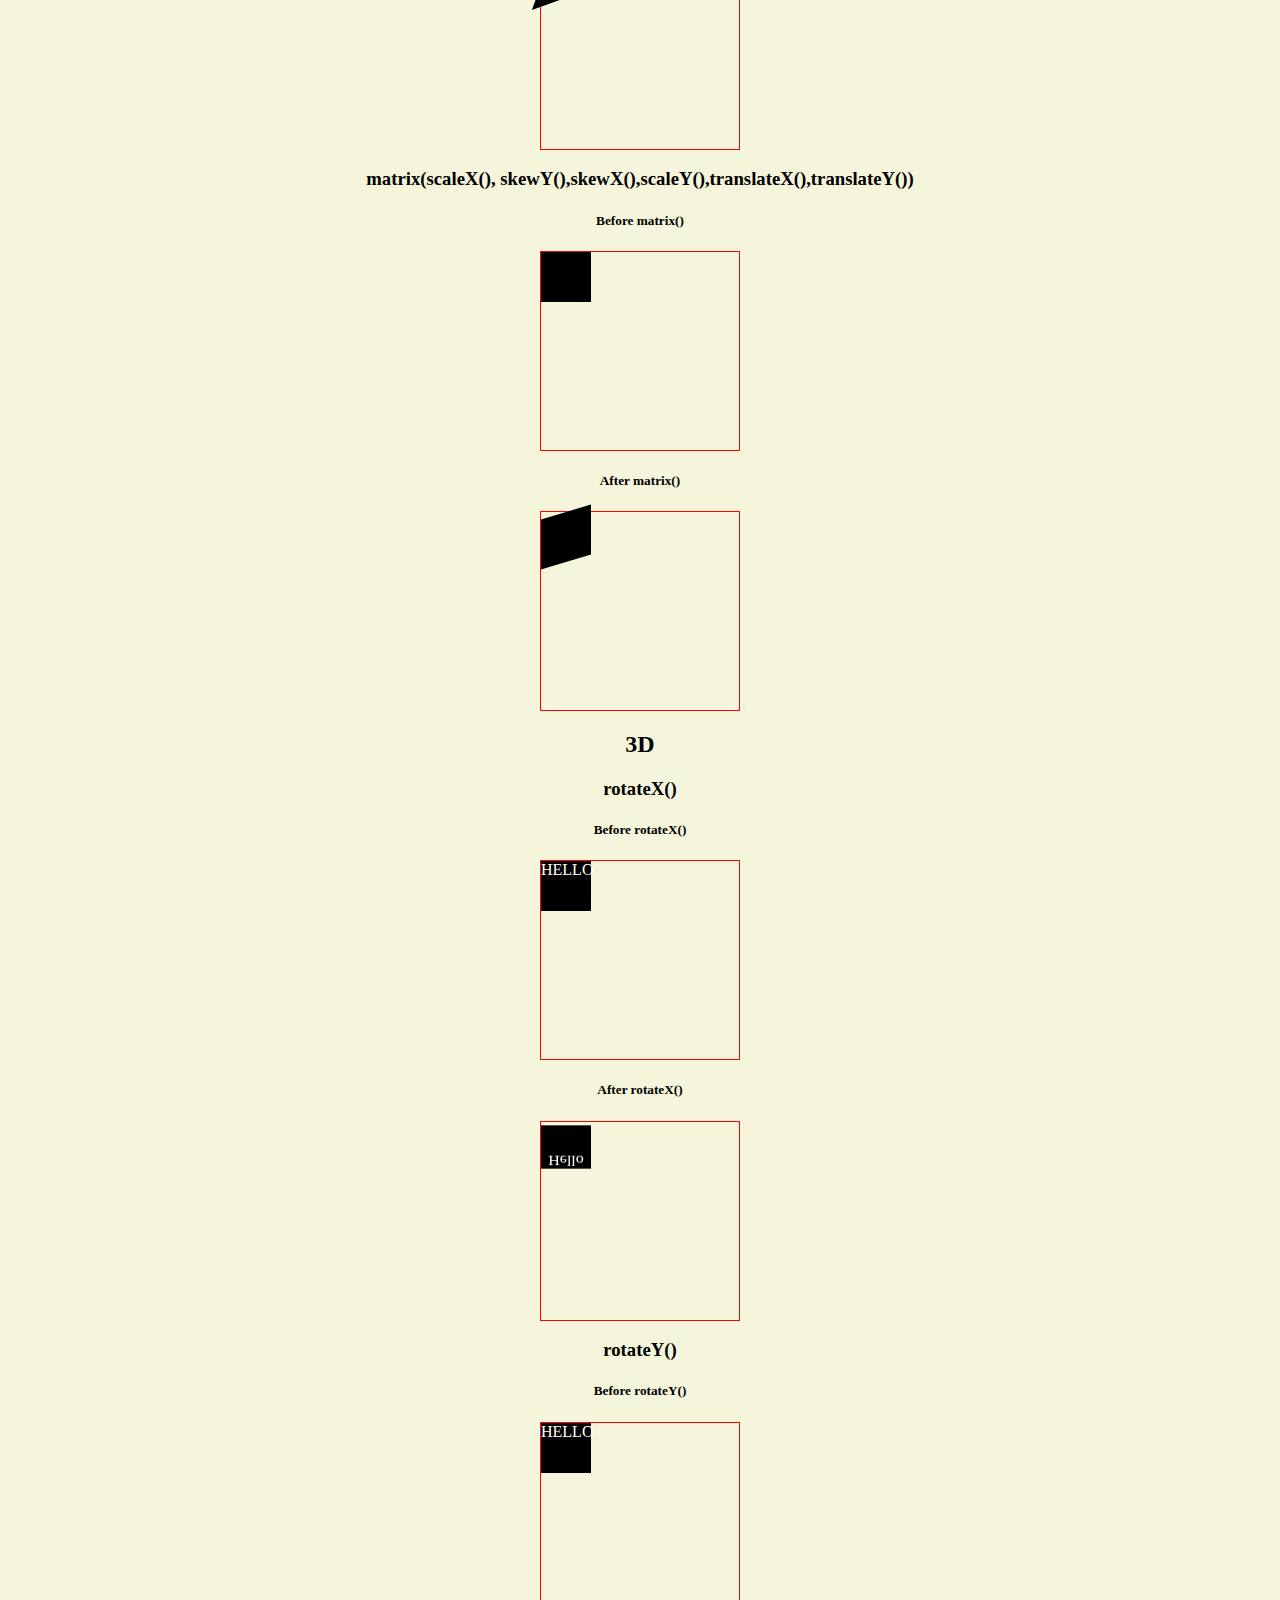
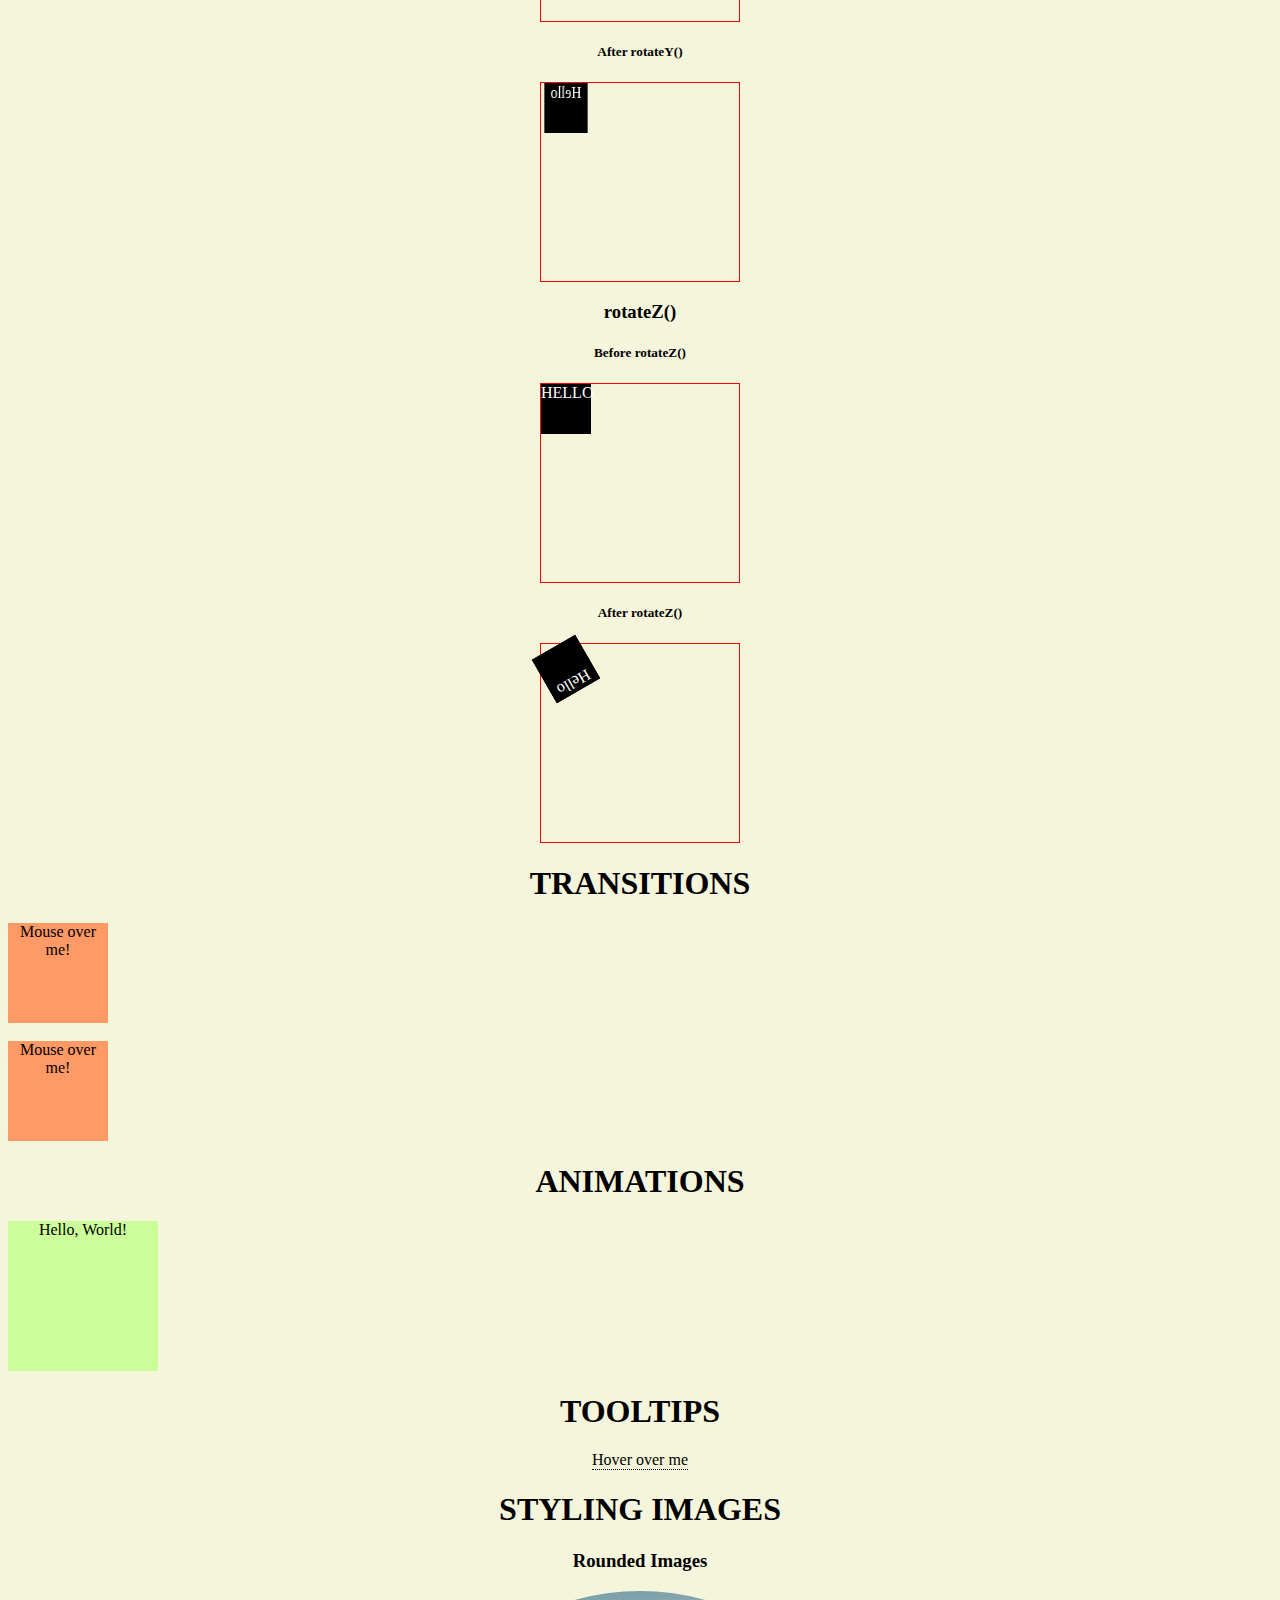
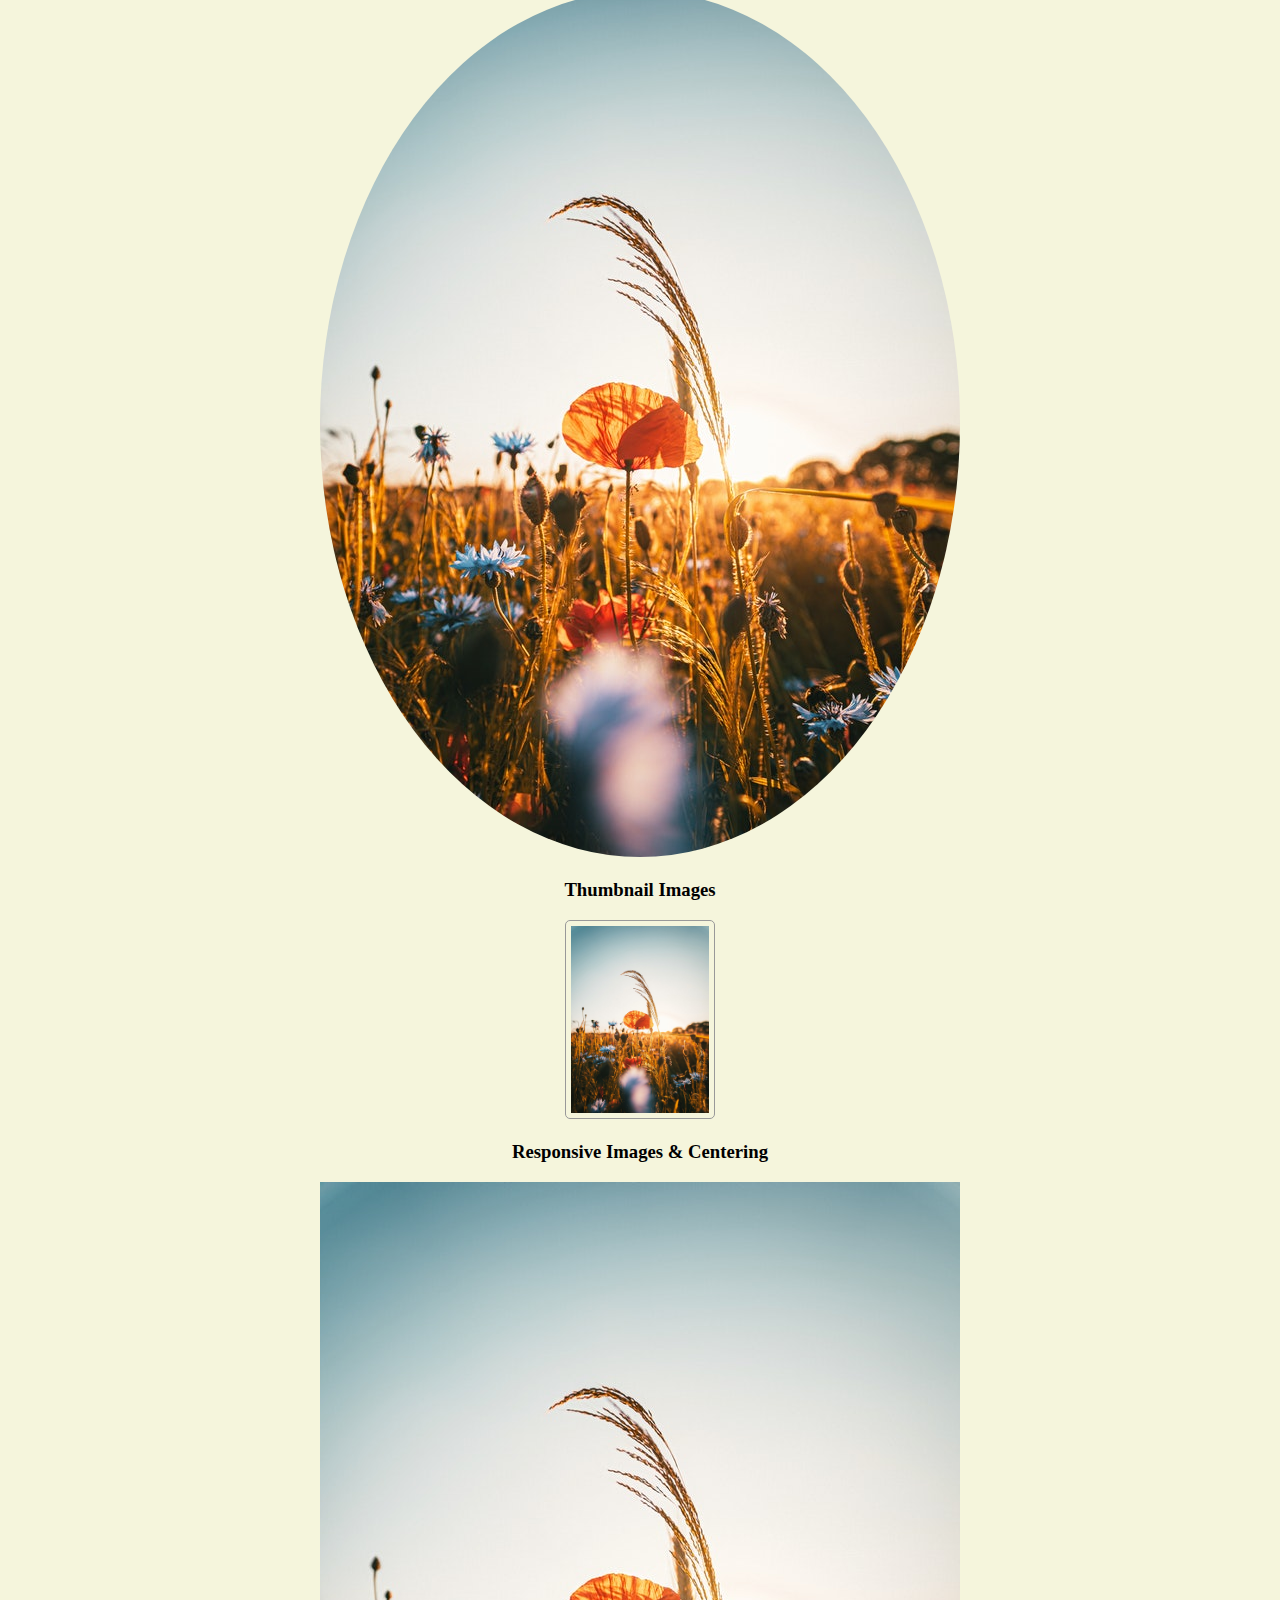
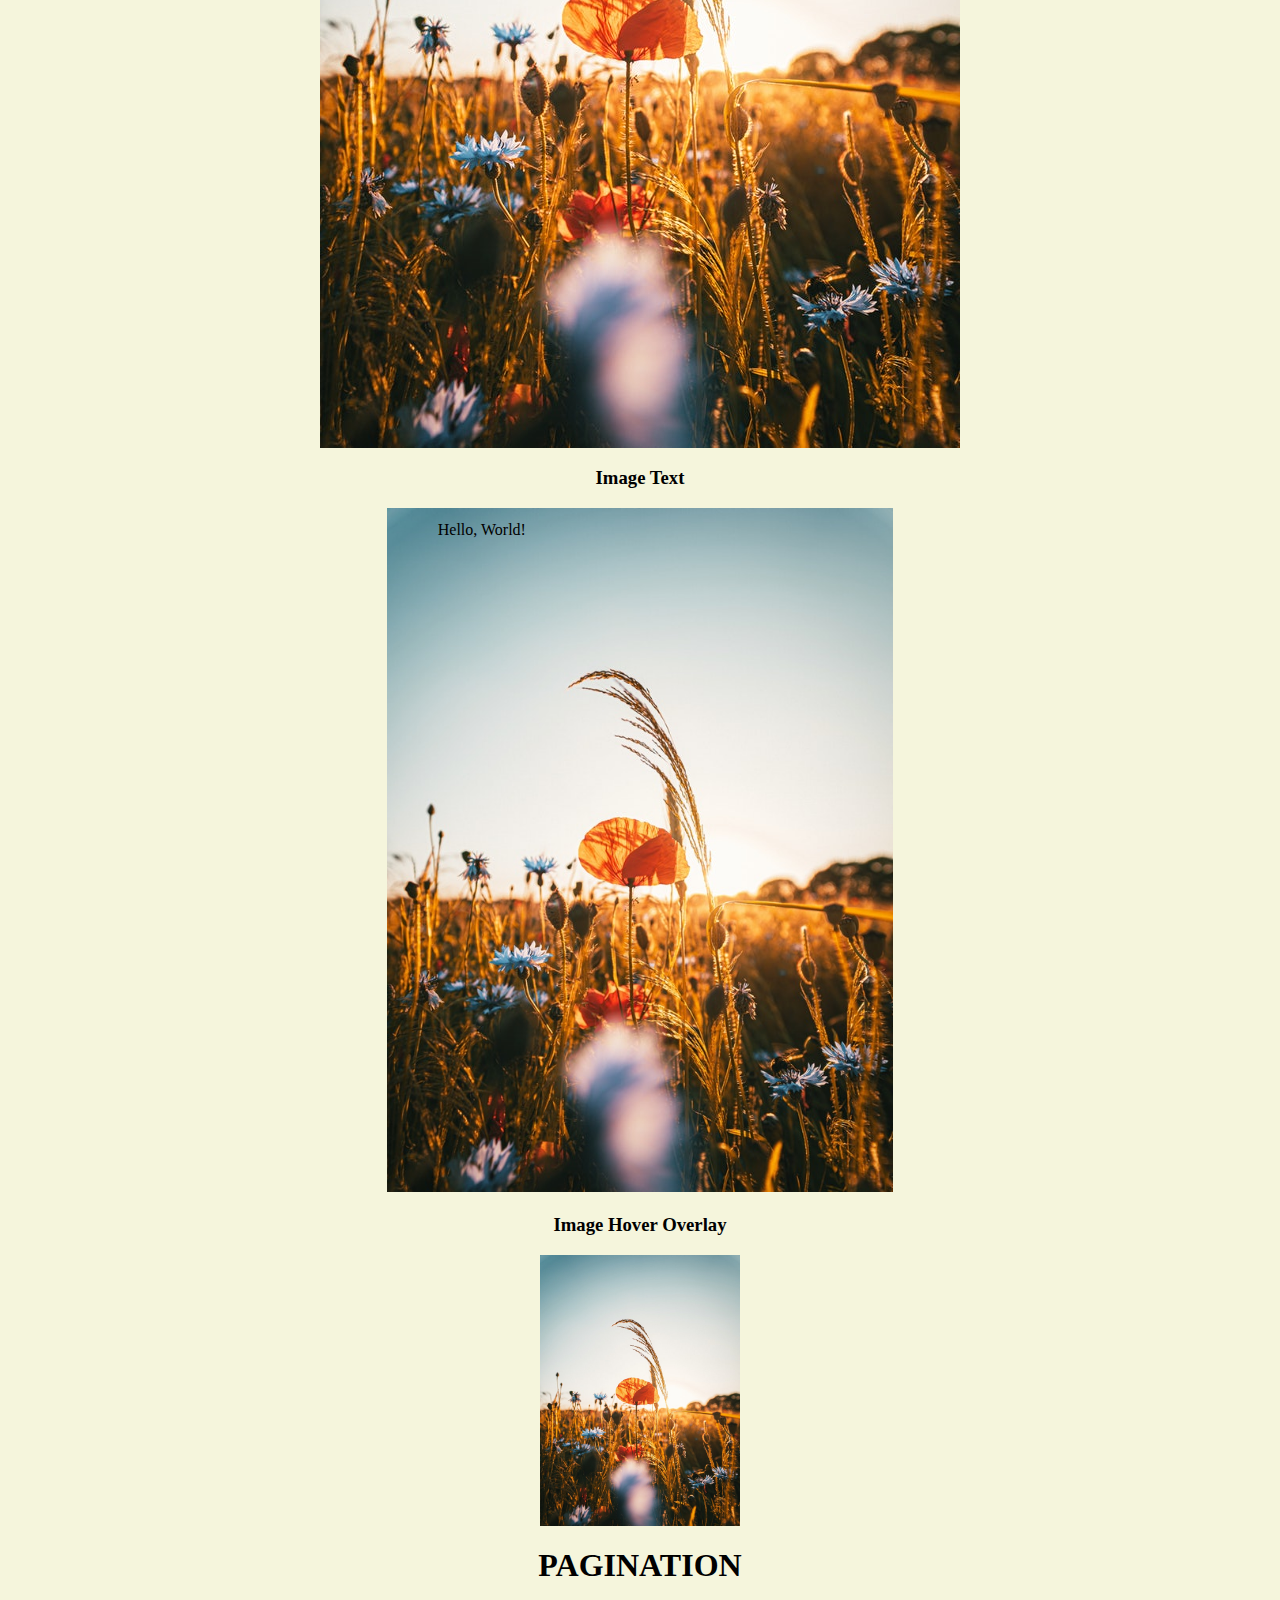
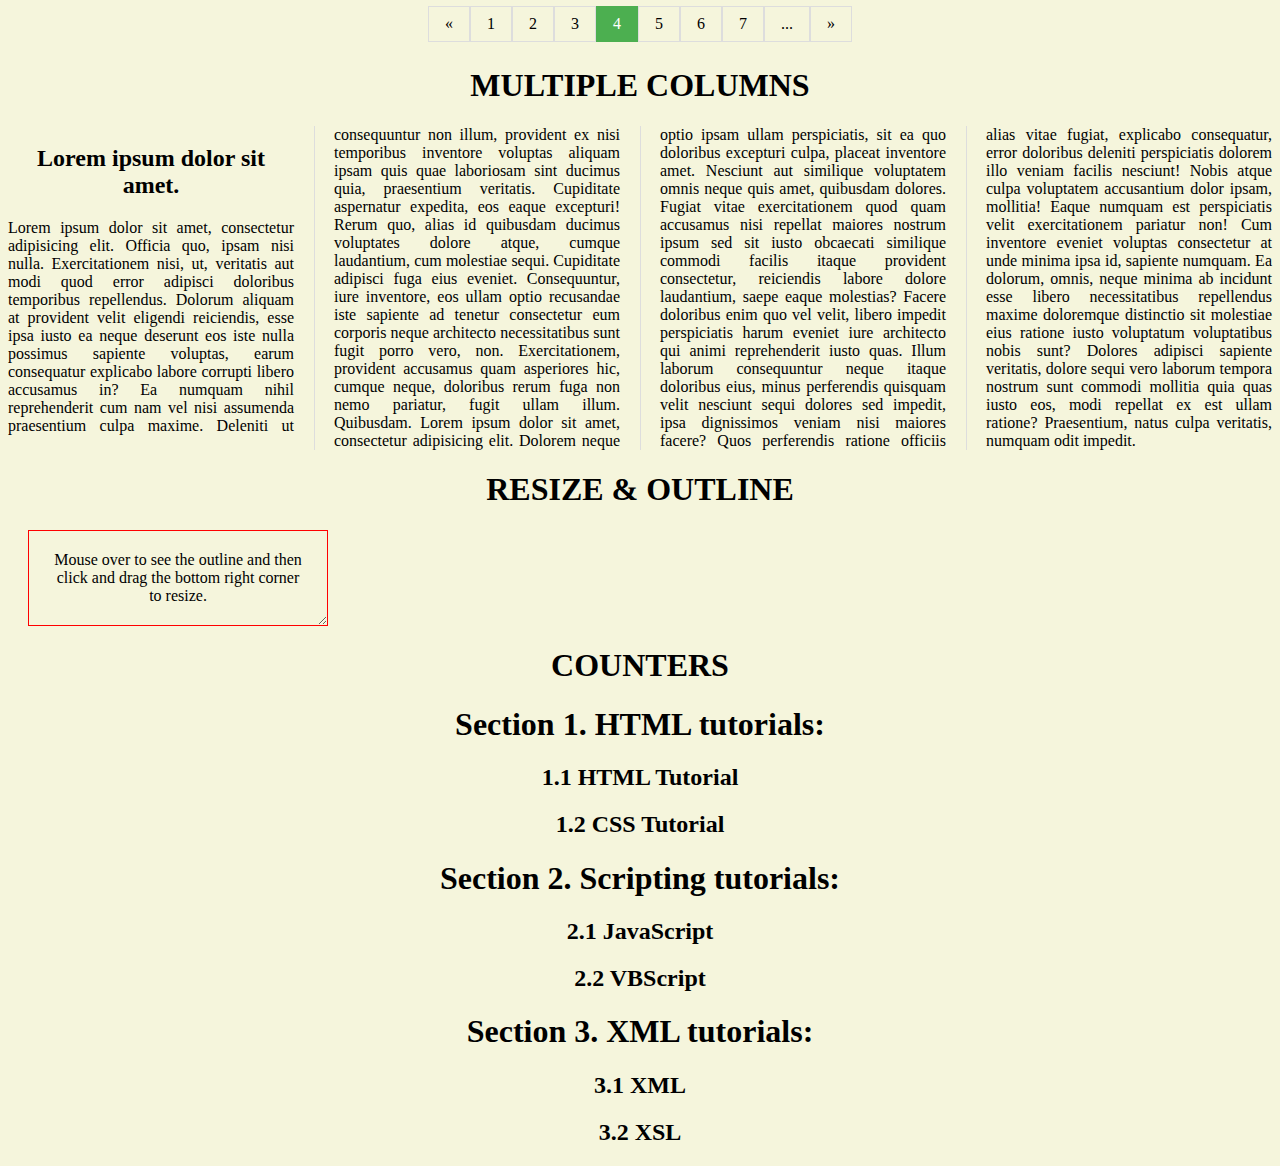
<file: css-advanced/css-advanced.html>
<!DOCTYPE html>
<html lang="en">
<head>
  <meta charset="UTF-8">
  <meta name="viewport" content="width=device-width, initial-scale=1.0">
  <meta http-equiv="X-UA-Compatible" content="ie=edge">
  <link rel="stylesheet" href="css-advanced.css">
  <title>Document</title>
</head>
<body>
  <!-- GRADIENTS -->
  <h1>GRADIENTS</h1>
  <!--
  Linear gradients can go down, up, left, right or diagonally
  Radial gradients are defines by their centers
 -->

 <!-- Linear gradients -->
 <h2>To bottom right</h2>
 <div class="box" id="linear1"></div>
 <h2>To top left</h2>
 <div class="box" id="linear2"></div>
 <h2>270 degrees angle</h2>
 <div class="box" id="linear3"></div>
 <h2>Multiple Colors</h2>
 <div class="box" id="linear4"></div>
 <h2>Transparency</h2>
 <div class="box" id="linear5"></div>
 <h2>Repetition</h2>
 <div class="box" id="linear6"></div>

 <!-- Radial gradients -->
 <h2>Default</h2>
 <div class="box" id="linear7"></div>
 <h2>Differently Spaced Color Stops</h2>
 <div class="box" id="linear8"></div>
 <h2>Set Shape</h2>
 <div class="box" id="linear9"></div>
 <h2>Size Parameter</h2>
 <div class="box" id="linear10"></div>
 <h2>Repetition</h2>
 <div class="box" id="linear11"></div>

 <!-- SHADOW -->
 <h1>SHADOW EFFECTS</h1>
 <!--
  There are two shadow effects, the text-shadow and the box-shadow
 -->

 <h2>text-shadow</h2>
 <h3>horizontal and vertical shadow only</h3>
 <p id="shadow1">Shadows everywhere!</p>
 <h3>horizontal and vertical shadow + shadow color</h3>
 <p id="shadow2">Shadows everywhere!</p>
 <h3>horizontal and vertical shadow + blur effect + shadow color</h3>
 <p id="shadow3">Shadows everywhere!</p>
 <h3>multiple shadows</h3>
 <p id="shadow4">Shadows everywhere!</p>

 <h2>box-shadow</h2>
 <h3>horizontal and vertical shadow only</h3>
 <div class="box" id="shadow5"></div>
 <h3>horizontal and vertical shadow + shadow color</h3>
 <div class="box" id="shadow6"></div>
 <h3>horizontal and vertical shadow + blur effect + shadow color</h3>
 <div class="box" id="shadow7"></div>
 <h3>horizontal and vertical shadow + blur effect + spread + shadow color</h3>
 <div class="box" id="shadow8"></div>
 <h3>horizontal and vertical shadow + blur effect + spread + shadow color + inset</h3>
 <div class="box" id="shadow9"></div>


 <!-- TEXT EFFECTS -->
 <h1>TEXT EFFECTS</h1>
 <!--
  text-overflow: specifies how overflowed content that is not displayed should be signaled to the user
  word-wrap: allows long words to be able to be broken and wrap onto the next line
  word-break: specifies line breaking rules
  writing-mode: specifies whether lines of text are laid out horizontally or vertically
 -->
 <h3>text-overflow: ellipsis </h3>
 <p id="texteffect1">Lorem ipsum dolor sit amet, consectetur adipisicing elit. Vitae rem ex voluptatem cumque molestias quae fugit quas nostrum? Odit, ut.</p>
 <h3>word-wrap: break-word </h3>
 <p id="texteffect2">Lorem ipsum dolor sit amet, consecteturdfsdfesdfgujhjdkbvdedfuijaasvfdfvd adipisicing elit. Vitae rem ex voluptatem cumque molestias quae fugit quas nostrum? Odit, ut.</p>
 <h3>word-break: keep-all </h3>
 <p id="texteffect3">Lorem ipsum dolor sit amet, consectetur adipisicing elit. Vitae rem ex voluptatem cumque-molestias-quae-fugit quas nostrum? Odit, ut.</p>
 <h3>writing-mode: vertical-rl </h3>
 <p id="texteffect4">Lorem ipsum dolor sit amet, consectetur adipisicing elit. Vitae rem ex voluptatem cumque <span>molestias</span> quae fugit quas nostrum? Odit, ut.</p>

 <!-- TRANSLATE -->
 <h1>TRANSLATE</h1>
 <!--
2D TRANSLATION
translate()
rotate()
scaleX()
scaleY()
scale()
skewX()
skewY()
skew()
matrix()

3D TRANSLATION
rotateX()
rotateY()
rotateZ()
 -->
<h2>2D</h2>
<h3>translate()</h3>
<h5>Before translate()</h5>
<div class="outer">
  <div class="inner"></div>
</div>
<h5>After translate()</h5>
<div class="outer">
  <div class="inner" id="trans1"></div>
</div>
<h3>rotate()</h3>
<h5>Before rotate()</h5>
<div class="outer">
  <div class="inner"></div>
</div>
<h5>After rotate()</h5>
<div class="outer">
  <div class="inner" id="trans2"></div>
</div>
<h3>scale()</h3>
<h5>Before scale()</h5>
<div class="outer">
  <div class="inner"></div>
</div>
<h5>After scale()</h5>
<div class="outer">
  <div class="inner" id="trans3"></div>
</div>
<h3>skew()</h3>
<h5>Before skew()</h5>
<div class="outer">
  <div class="inner"></div>
</div>
<h5>After skew()</h5>
<div class="outer">
  <div class="inner" id="trans4"></div>
</div>
<h3>matrix(scaleX(), skewY(),skewX(),scaleY(),translateX(),translateY())</h3>
<h5>Before matrix()</h5>
<div class="outer">
  <div class="inner"></div>
</div>
<h5>After matrix()</h5>
<div class="outer">
  <div class="inner" id="trans5"></div>
</div>

<h2>3D</h2>
<h3>rotateX()</h3>
<h5>Before rotateX()</h5>
<div class="outer">
  <div class="inner">HELLO</div>
</div>
<h5>After rotateX()</h5>
<div class="outer">
  <div class="inner" id="trans6">Hello</div>
</div>
<h3>rotateY()</h3>
<h5>Before rotateY()</h5>
<div class="outer">
  <div class="inner">HELLO</div>
</div>
<h5>After rotateY()</h5>
<div class="outer">
  <div class="inner" id="trans7">Hello</div>
</div>
<h3>rotateZ()</h3>
<h5>Before rotateZ()</h5>
<div class="outer">
  <div class="inner">HELLO</div>
</div>
<h5>After rotateZ()</h5>
<div class="outer">
  <div class="inner" id="trans8">Hello</div>
</div>

<!-- TRANSITIONS -->
<h1>TRANSITIONS</h1>
<!--
transition
transition-property
transition-duration
transition-timing-function
transition-delay
 -->
<div class="transition-box" id="transition1">Mouse over me!</div><br>
<div class="transition-box" id="transition2">Mouse over me!</div>

<!-- ANIMATIONS -->
<h1>ANIMATIONS</h1>
<!--
animation: animation-name animation-duration animation-timing-function animation-delay animation-iteration-count animation-direction
animation-fill-mode
 -->
<div class="anim">Hello, World!</div>

<!-- TOOLTIPS -->
<h1>TOOLTIPS</h1>
<div class="tooltip">Hover over me
  <span class="tooltiptext">tooltip text</span>
</div>

<!-- STYLING IMAGES -->
<h1>STYLING IMAGES</h1>
<h3>Rounded Images</h3>
<img id="style1" src="flowers.jpg" alt="flowers">
<h3>Thumbnail Images</h3>
<img id="style2" src="flowers.jpg" alt="flowers">
<h3>Responsive Images & Centering</h3>
<img id="style3" src="flowers.jpg" alt="flowers">
<h3>Image Text</h3>
<div class="container">
  <img id="style4" src="flowers.jpg" alt="flowers">
  <div class="topleft">Hello, World!</div>
</div>
<h3>Image Hover Overlay</h3>
<div class="cont">
  <img src="flowers.jpg" alt="flowers" class="image">
  <div class="overlay"><div class="text">Hello, World!</div></div>
</div>

<!-- PAGINATION -->
<h1>PAGINATION</h1>
<div class="center">
  <div class="pagination">
    <a href="#">&laquo</a>
    <a href="#">1</a>
    <a href="#">2</a>
    <a href="#">3</a>
    <a href="#" class="active">4</a>
    <a href="#">5</a>
    <a href="#">6</a>
    <a href="#">7</a>
    <a href="#">...</a>
    <a href="#">&raquo</a>
  </div>
</div>

<!-- MULTIPLE COLUMNS -->
<h1>MULTIPLE COLUMNS</h1>
<div class="newspaper">
  <h2>Lorem ipsum dolor sit amet.</h2>
  <p>
    Lorem ipsum dolor sit amet, consectetur adipisicing elit. Officia quo, ipsam nisi nulla. Exercitationem nisi, ut, veritatis aut modi quod error adipisci doloribus temporibus repellendus. Dolorum aliquam at provident velit eligendi reiciendis, esse ipsa iusto ea neque deserunt eos iste nulla possimus sapiente voluptas, earum consequatur explicabo labore corrupti libero accusamus in? Ea numquam nihil reprehenderit cum nam vel nisi assumenda praesentium culpa maxime. Deleniti ut consequuntur non illum, provident ex nisi temporibus inventore voluptas aliquam ipsam quis quae laboriosam sint ducimus quia, praesentium veritatis. Cupiditate aspernatur expedita, eos eaque excepturi! Rerum quo, alias id quibusdam ducimus voluptates dolore atque, cumque laudantium, cum molestiae sequi. Cupiditate adipisci fuga eius eveniet. Consequuntur, iure inventore, eos ullam optio recusandae iste sapiente ad tenetur consectetur eum corporis neque architecto necessitatibus sunt fugit porro vero, non. Exercitationem, provident accusamus quam asperiores hic, cumque neque, doloribus rerum fuga non nemo pariatur, fugit ullam illum. Quibusdam. Lorem ipsum dolor sit amet, consectetur adipisicing elit. Dolorem neque optio ipsam ullam perspiciatis, sit ea quo doloribus excepturi culpa, placeat inventore amet. Nesciunt aut similique voluptatem omnis neque quis amet, quibusdam dolores. Fugiat vitae exercitationem quod quam accusamus nisi repellat maiores nostrum ipsum sed sit iusto obcaecati similique commodi facilis itaque provident consectetur, reiciendis labore dolore laudantium, saepe eaque molestias? Facere doloribus enim quo vel velit, libero impedit perspiciatis harum eveniet iure architecto qui animi reprehenderit iusto quas. Illum laborum consequuntur neque itaque doloribus eius, minus perferendis quisquam velit nesciunt sequi dolores sed impedit, ipsa dignissimos veniam nisi maiores facere? Quos perferendis ratione officiis alias vitae fugiat, explicabo consequatur, error doloribus deleniti perspiciatis dolorem illo veniam facilis nesciunt! Nobis atque culpa voluptatem accusantium dolor ipsam, mollitia! Eaque numquam est perspiciatis velit exercitationem pariatur non! Cum inventore eveniet voluptas consectetur at unde minima ipsa id, sapiente numquam. Ea dolorum, omnis, neque minima ab incidunt esse libero necessitatibus repellendus maxime doloremque distinctio sit molestiae eius ratione iusto voluptatum voluptatibus nobis sunt? Dolores adipisci sapiente veritatis, dolore sequi vero laborum tempora nostrum sunt commodi mollitia quia quas iusto eos, modi repellat ex est ullam ratione? Praesentium, natus culpa veritatis, numquam odit impedit.
  </p>
</div>

<!-- RESIZE & OUTLINE -->
<h1>RESIZE & OUTLINE</h1>
<div class="res outl">Mouse over to see the outline and then click and drag the bottom right corner to resize.</div>

<!-- COUNTERS -->
<h1>COUNTERS</h1>
<div class="count">
  <h1>HTML tutorials:</h1>
  <h2>HTML Tutorial</h2>
  <h2>CSS Tutorial</h2>

  <h1>Scripting tutorials:</h1>
  <h2>JavaScript</h2>
  <h2>VBScript</h2>

  <h1>XML tutorials:</h1>
  <h2>XML</h2>
  <h2>XSL</h2>
</div>
</body>
</html>
</file>
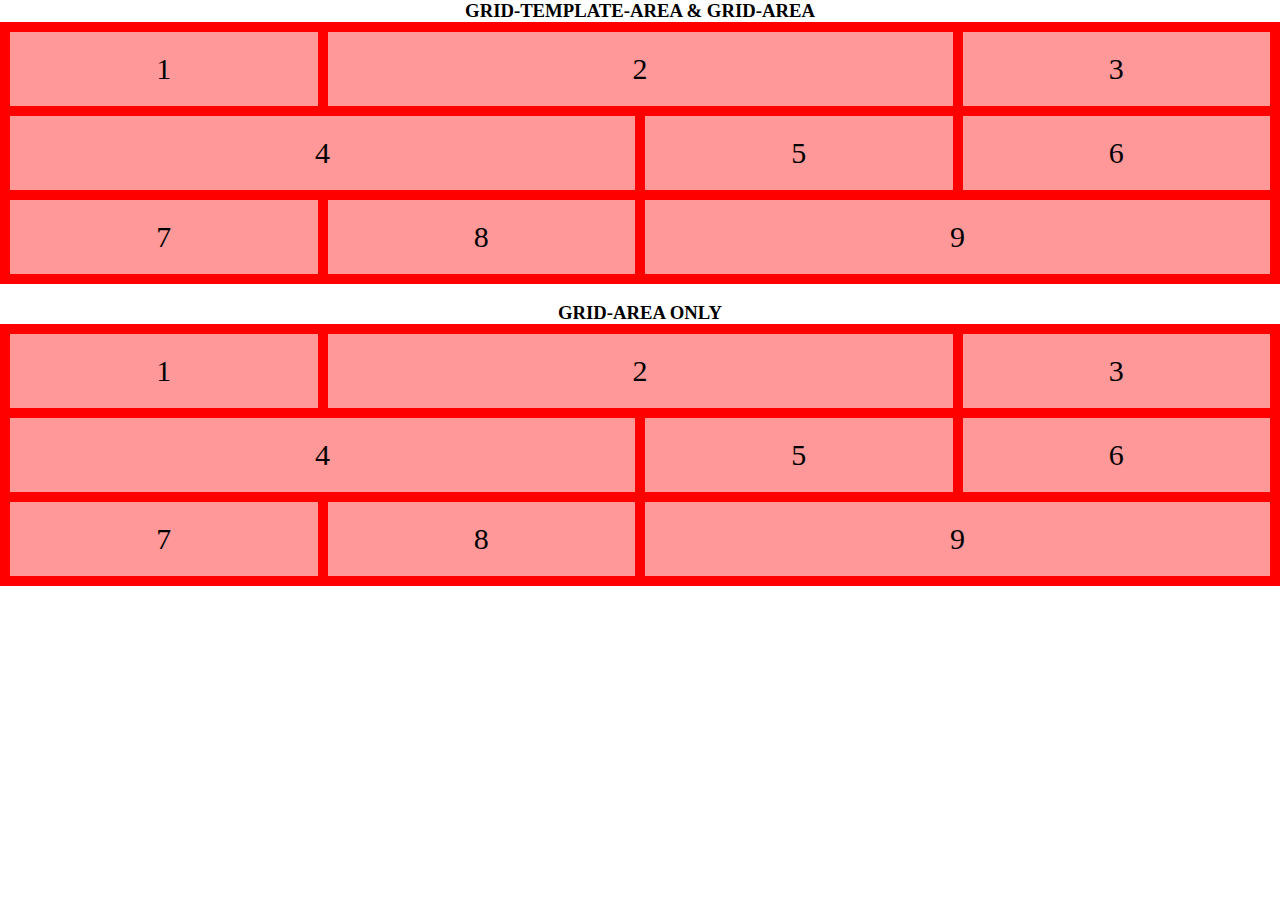
<file: css-grid/grid.html>
<!DOCTYPE html>
<html lang="en">
<head>
  <meta charset="UTF-8">
  <meta name="viewport" content="width=device-width, initial-scale=1.0">
  <meta http-equiv="X-UA-Compatible" content="ie=edge">
  <link rel="stylesheet" href="grid.css">
  <title>CSS Grid</title>
</head>
<body>
  <!-- CSS GRID
  GRID-CONTAINER (PARENT ELEMENT)
  display: grid/inline-grid;
  grid-column-gap: sets gap between columns
  grid-row-gap: sets gap between rows
  grid-gap: grid-column-gap + grid-row-gap
  grid-template-columns: defines the number of columns in your grid layout, and it can define the width of each column
  grid-template-rows: defines the height of each row
  justify-content: used to align the whole grid inside the container
  align-content: used to vertically align the whole grid inside the container
  grid-template-areas: named grid items refer to this property
  GRID-ITEM (CHILD ELEMENT)
  grid-column-start: place a grid item at column line x
  grid-column-end: let a grid item end on column line x
  grid-column: defines on which column(s) to place an item
  grid-row-start: place a grid item at row line x
  grid-row-end: let a grid item end on row line x
  grid-row: defines on which row to place an item
  grid-area: shorthand property for the grid-row-start, grid-column-start, grid-row-end, grid-column-end or used to assign names to grid items
-->
<h3 style="text-align:center">GRID-TEMPLATE-AREA & GRID-AREA</h3>
<div class="grid-container1">
  <div class="item1">1</div>
  <div class="item2">2</div>
  <div class="item3">3</div>
  <div class="item4">4</div>
  <div class="item5">5</div>
  <div class="item6">6</div>
  <div class="item7">7</div>
  <div class="item8">8</div>
  <div class="item9">9</div>
</div>
<br>
<h3 style="text-align:center">GRID-AREA ONLY</h3>
<div class="grid-container2">
  <div class="it1">1</div>
  <div class="it2">2</div>
  <div class="it3">3</div>
  <div class="it4">4</div>
  <div class="it5">5</div>
  <div class="it6">6</div>
  <div class="it7">7</div>
  <div class="it8">8</div>
  <div class="it9">9</div>
</div>
</body>
</html>
</file>
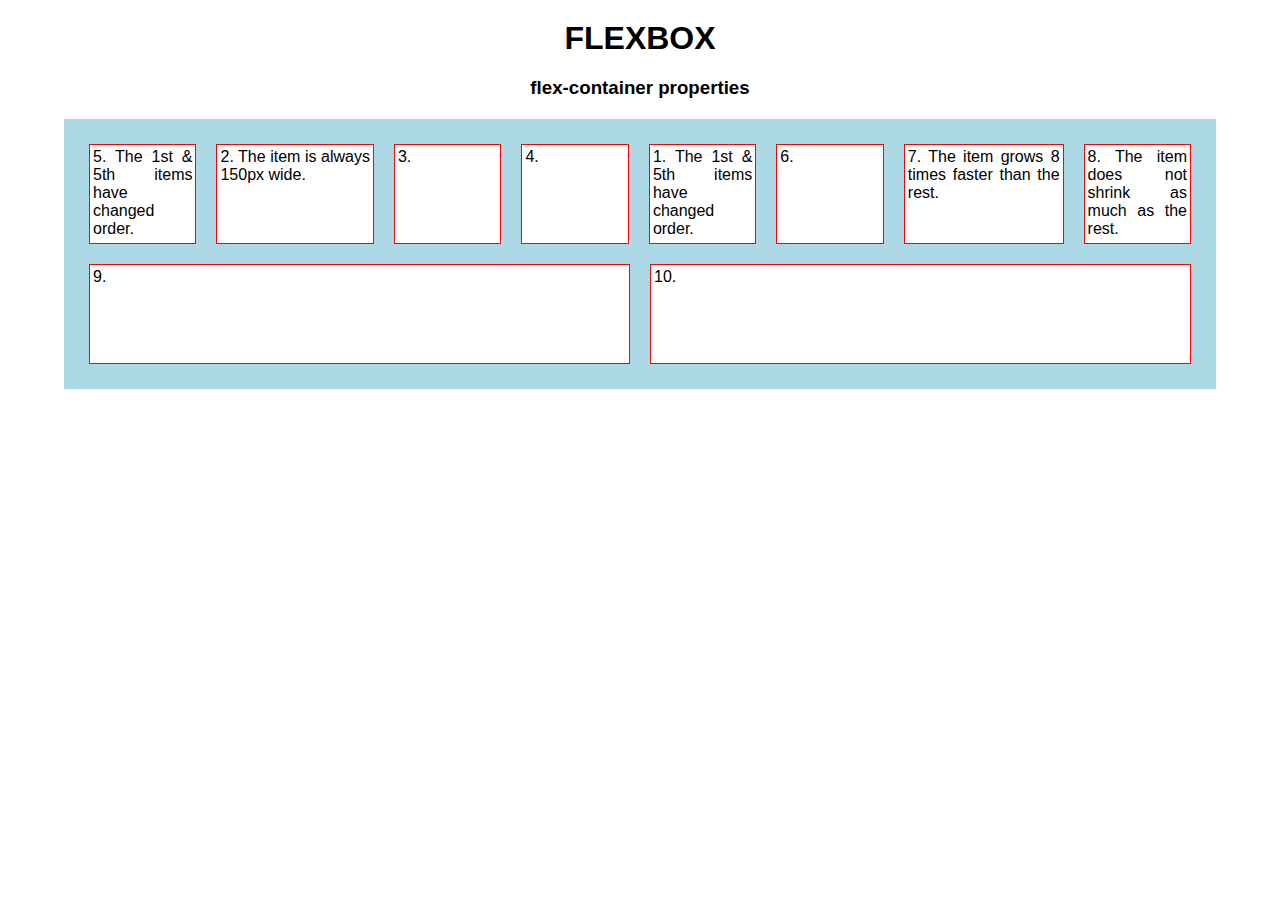
<file: flexbox/flexbox.html>
<!DOCTYPE html>
<html lang="en">
<head>
  <meta charset="UTF-8">
  <meta name="viewport" content="width=device-width, initial-scale=1.0">
  <meta http-equiv="X-UA-Compatible" content="ie=edge">
  <link rel="stylesheet" href="flexbox.css">
  <title>Flexbox</title>
</head>
<body>
  <!-- FLEXBOX
  display: flex; -- for parent element
  FLEX CONTAINER PROPERTIES (PARENT PROPERTIES)
  flex-direction: defines in which direction the container wants to stack the flex items
  flex-wrap: specifies whether the flex items should wrap or not
  flex-flow: flex-direction + flex-wrap
  justify-content: is used to align the flex items
  align-items: is used to align the flex items vertically
  align-content: is used to align the flex lines
  FLEX ITEM PROPERTIES (CHILDREN PROPERTIES)
  order: specifies the order of the flex items
  flex-grow: specifies how much a flex item will grow relative to the rest of the flex items
  flex-shrink: specifies how much a flex item will shrink relative to the rest of the flex items
  flex-basis: specifies the initial length of a flex item
  flex: flex-grow + flex-shrink + flex-basis
  align-self: specifies the alignment for the selected item inside the flexible container
-->

<h1>FLEXBOX</h1>
<h3>flex-container properties</h3>
<div class="flex-container">
  <div style="order: 5; flex-grow: 1">The 1st & 5th items have changed order.</div>
  <div style="order: 2; flex-grow: 1; flex-basis: 150px">The item is always 150px wide.</div>
  <div style="order: 3; flex-grow: 1"></div>
  <div style="order: 4; flex-grow: 1"></div>
  <div style="order: 1; flex-grow: 1">The 1st & 5th items have changed order.</div>
  <div style="order: 6; flex-grow: 1"></div>
  <div style="order: 7; flex-grow: 8">The item grows 8 times faster than the rest.</div>
  <div style="order: 8; flex-grow: 1; flex-shrink: 0">The item does not shrink as much as the rest.</div>
  <div style="order: 9; flex-grow: 1"></div>
  <div style="order: 10; flex-grow: 1"></div>
</div>
</body>
</html>
</file>
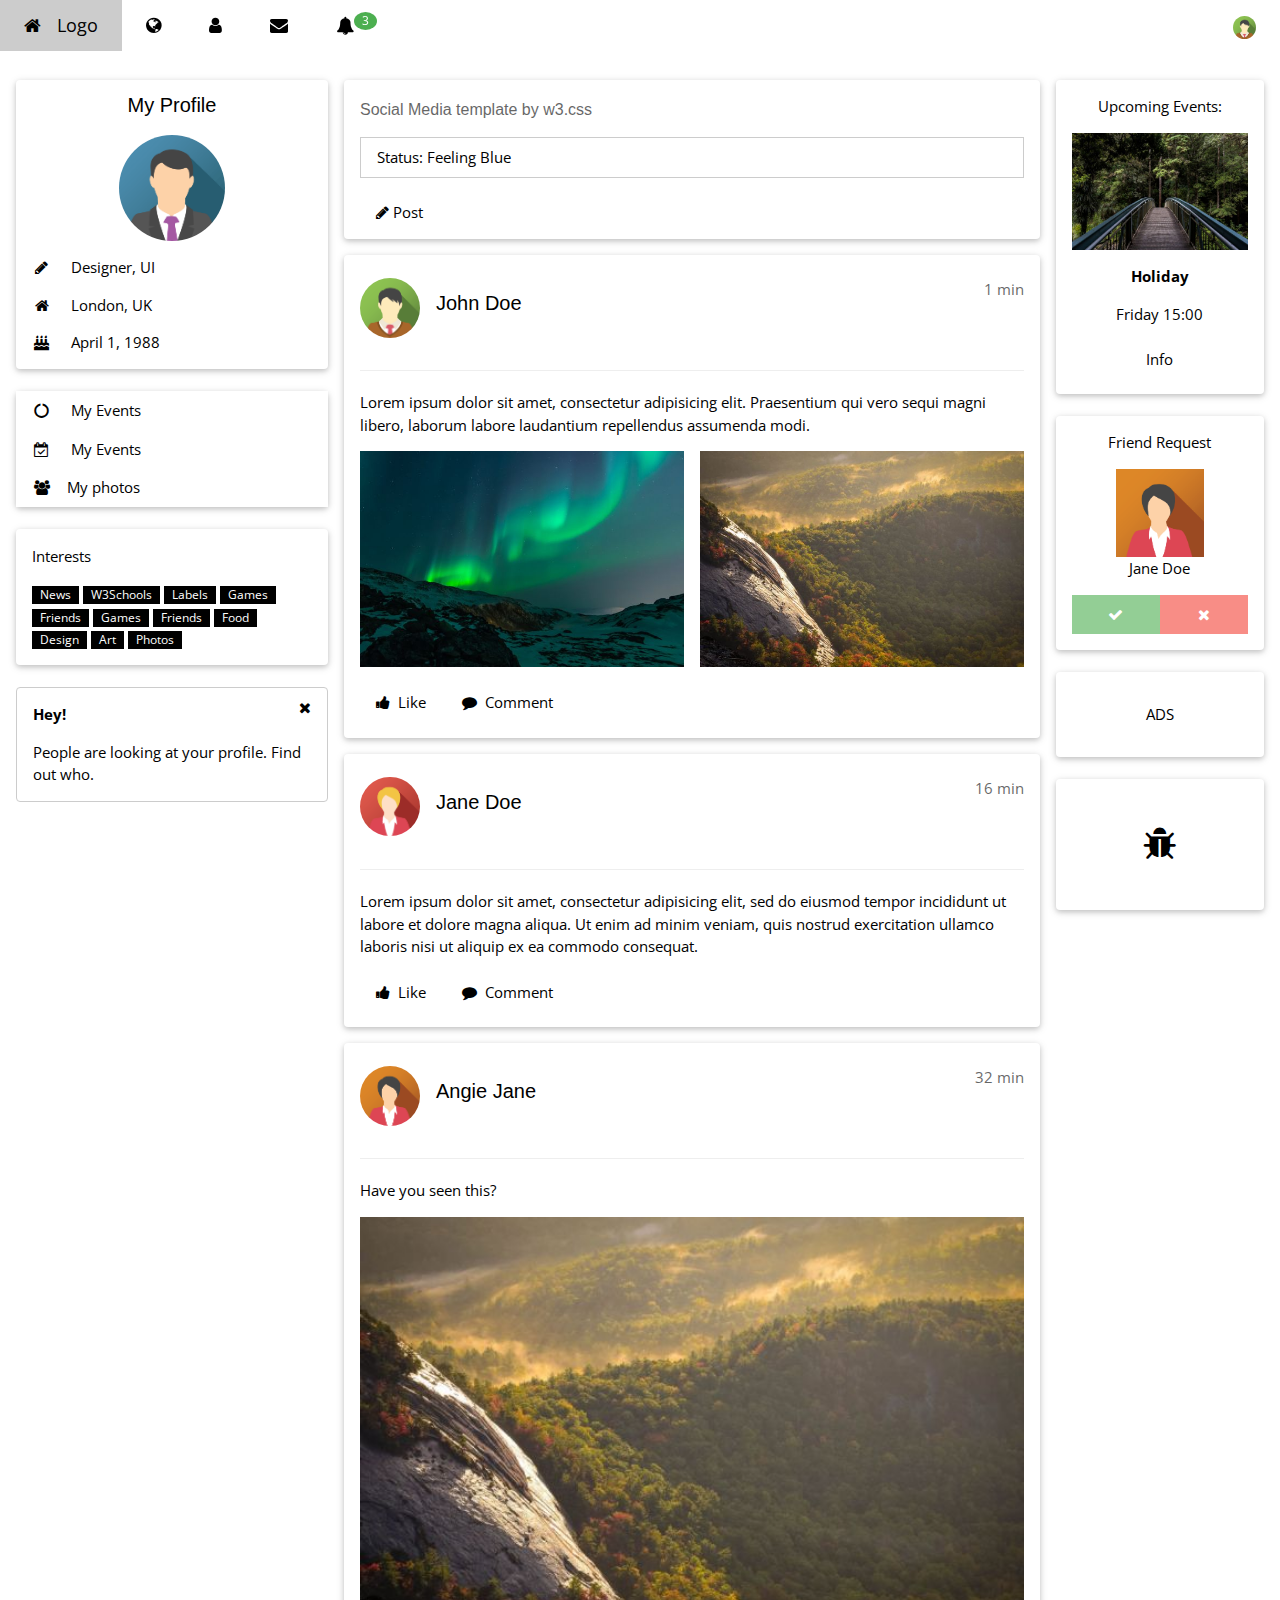
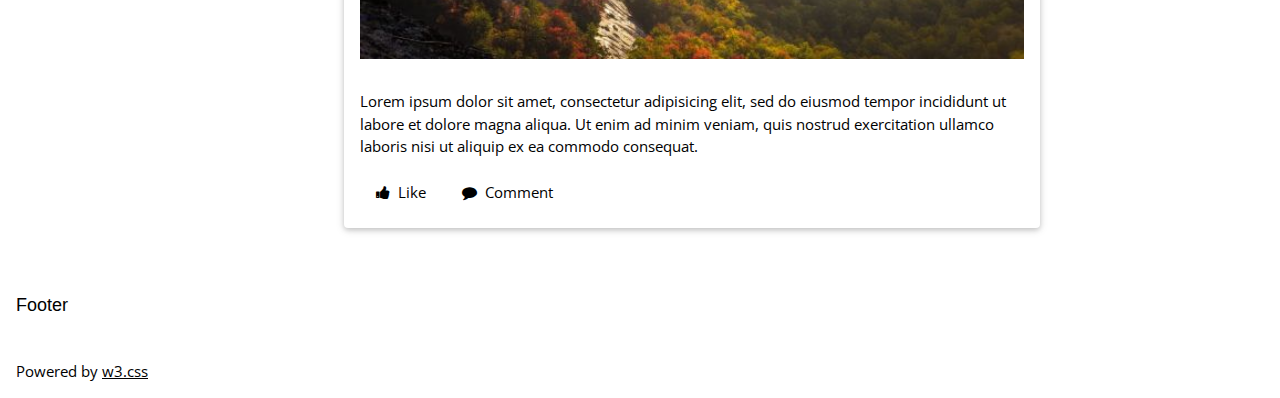
<file: w3/w3.html>
<!DOCTYPE html>
<html lang="en">
<head>
  <meta charset="UTF-8">
  <meta name="viewport" content="width=device-width, initial-scale=1.0">
  <meta http-equiv="X-UA-Compatible" content="ie=edge">
  <link rel="stylesheet" href="w3.css">
  <link rel="stylesheet" href="https://www.w3schools.com/lib/w3-theme-blue-grey.css">
  <link rel='stylesheet' href='https://fonts.googleapis.com/css?family=Open+Sans'>
  <link rel="stylesheet" href="https://cdnjs.cloudflare.com/ajax/libs/font-awesome/4.7.0/css/font-awesome.min.css">
  <!-- Add w3.css by using this link -->
  <link rel="stylesheet" href="https://www.w3schools.com/w3css/4/w3.css">
  <title>Document</title>
</head>
<body class="w3-theme-l5">
  <!-- Navbar -->
  <div class="w3-top">
   <div class="w3-bar w3-theme-d2 w3-left-align w3-large">
    <a class="w3-bar-item w3-button w3-hide-medium w3-hide-large w3-right w3-padding-large w3-hover-white w3-large w3-theme-d2" href="javascript:void(0);" onclick="openNav()"><i class="fa fa-bars"></i></a>
    <a href="#" class="w3-bar-item w3-button w3-padding-large w3-theme-d4"><i class="fa fa-home w3-margin-right"></i>Logo</a>
    <a href="#" class="w3-bar-item w3-button w3-hide-small w3-padding-large w3-hover-white" title="News"><i class="fa fa-globe"></i></a>
    <a href="#" class="w3-bar-item w3-button w3-hide-small w3-padding-large w3-hover-white" title="Account Settings"><i class="fa fa-user"></i></a>
    <a href="#" class="w3-bar-item w3-button w3-hide-small w3-padding-large w3-hover-white" title="Messages"><i class="fa fa-envelope"></i></a>
    <div class="w3-dropdown-hover w3-hide-small">
      <button class="w3-button w3-padding-large" title="Notifications"><i class="fa fa-bell"></i><span class="w3-badge w3-right w3-small w3-green">3</span></button>
      <div class="w3-dropdown-content w3-card-4 w3-bar-block" style="width:300px">
        <a href="#" class="w3-bar-item w3-button">One new friend request</a>
        <a href="#" class="w3-bar-item w3-button">John Doe posted on your wall</a>
        <a href="#" class="w3-bar-item w3-button">Jane likes your post</a>
      </div>
    </div>
    <a href="#" class="w3-bar-item w3-button w3-hide-small w3-right w3-padding-large w3-hover-white" title="My Account">
      <img src="img/avatar2.png" class="w3-circle" style="height:23px;width:23px" alt="Avatar">
    </a>
   </div>
  </div>

  <!-- Navbar on small screens -->
  <div id="navDemo" class="w3-bar-block w3-theme-d2 w3-hide w3-hide-large w3-hide-medium w3-large">
    <a href="#" class="w3-bar-item w3-button w3-padding-large">Link 1</a>
    <a href="#" class="w3-bar-item w3-button w3-padding-large">Link 2</a>
    <a href="#" class="w3-bar-item w3-button w3-padding-large">Link 3</a>
    <a href="#" class="w3-bar-item w3-button w3-padding-large">My Profile</a>
  </div>

  <!-- Page Container -->
  <div class="w3-container w3-content" style="max-width:1400px;margin-top:80px;">
    <!-- The Grid -->
    <div class="w3-row">
      <!-- Left Column -->
      <div class="w3-col m3">
        <!-- Profile -->
        <div class="w3-card w3-round w3-white">
          <div class="w3-container">
            <h4 class="w3-center">My Profile</h4>
            <p class="w3-center"><img src="img/avatar3.png" class="w3-circle" style="height:106px;width:106px" alt="Avatar"></p>
            <p><i class="fa fa-pencil fa-fw w3-margin-right w3-text-theme"></i> Designer, UI</p>
            <p><i class="fa fa-home fa-fw w3-margin-right w3-text-theme"></i> London, UK</p>
            <p><i class="fa fa-birthday-cake fa-fw w3-margin-right w3-text-theme"></i> April 1, 1988</p>
          </div>
          <!-- End Profile -->
        </div>
        <br>

        <!-- Accordion -->
        <div class="w3-card w3-round">
          <div class="w3-white">
            <button onclick="myFunction('Demo1')" class="w3-button w3-block w3-theme-l1 w3-left-align"><i class="fa fa-circle-o-notch fa-fw w3-margin-right"></i> My Events</button>
            <div id="Demo1" class="w3-hide w3-container">
              <p>Some text...</p>
            </div>
            <button onclick="myFunction('Demo2')" class="w3-button w3-block w3-theme-l1 w3-left-align"><i class="fa fa-calendar-check-o fa-fw w3-margin-right"></i> My Events</button>
            <div id="Demo2" class="w3-hide w3-container">
              <p>Some other text..</p>
            </div>
            <button onclick="myFunction('Demo3')" class="w3-button w3-block w3-theme-l1 w3-left-align"><i class="fa fa-users fa-fw w3-margin-right"></i>My photos</button>
            <div id="Demo3" class="w3-hide w3-container">
              <div class="w3-row-padding">
                <br>
                <div class="w3-half">
                  <img src="img/lights.jpg" alt="lights" style="width:100%" class="w3-margin-bottom">
                </div>
                <div class="w3-half">
                 <img src="img/nature.jpg" style="width:100%" class="w3-margin-bottom">
               </div>
               <div class="w3-half">
                 <img src="img/mountains.jpg" style="width:100%" class="w3-margin-bottom">
               </div>
               <div class="w3-half">
                 <img src="img/forest.jpg" style="width:100%" class="w3-margin-bottom">
               </div>
               <div class="w3-half">
                 <img src="img/nature.jpg" style="width:100%" class="w3-margin-bottom">
               </div>
               <div class="w3-half">
                 <img src="img/snow.jpg" style="width:100%" class="w3-margin-bottom">
               </div>
              </div>
            </div>

          </div>
        </div>
        <br>

        <!-- Interests -->
        <div class="w3-card w3-round w3-white w3-hide-small">
          <div class="w3-container">
            <p>Interests</p>
            <p>
              <span class="w3-tag w3-small w3-theme-d5">News</span>
              <span class="w3-tag w3-small w3-theme-d4">W3Schools</span>
              <span class="w3-tag w3-small w3-theme-d3">Labels</span>
              <span class="w3-tag w3-small w3-theme-d2">Games</span>
              <span class="w3-tag w3-small w3-theme-d1">Friends</span>
              <span class="w3-tag w3-small w3-theme">Games</span>
              <span class="w3-tag w3-small w3-theme-l1">Friends</span>
              <span class="w3-tag w3-small w3-theme-l2">Food</span>
              <span class="w3-tag w3-small w3-theme-l3">Design</span>
              <span class="w3-tag w3-small w3-theme-l4">Art</span>
              <span class="w3-tag w3-small w3-theme-l5">Photos</span>
            </p>
          </div>
        </div>
        <br>

        <!-- Alert Box -->
        <div class="w3-container w3-display-container w3-round w3-theme-l4 w3-border w3-theme-border w3-margin-bottom w3-hide-small">
          <span onclick="this.parentElement.style.display='none'" class="w3-button w3-theme-l3 w3-display-topright"><i class="fa fa-remove"></i></span>
          <p><strong>Hey!</strong></p>
          <p>People are looking at your profile. Find out who.</p>
        </div>
        <!-- End Left Column -->
      </div>

      <!-- Middle Column -->
      <div class="w3-col m7">
        <div class="w3-row-padding">
          <div class="w3-col m12">
            <div class="w3-card w3-round w3-white">
              <div class="w3-container w3-padding">
                <h6 class="w3-opacity">Social Media template by w3.css</h6>
                <p class="w3-border w3-padding" contenteditable="true">Status: Feeling Blue</p>
                <button type="button" name="button" class="w3-button w3-theme"><i class="fa fa-pencil"></i>  Post</button>
              </div>
            </div>
          </div>
        </div>

        <div class="w3-container w3-card w3-white w3-round w3-margin"><br>
          <img src="img/avatar2.png" alt="" class="w3-left w3-circle w3-margin-right" style="width:60px">
          <span class="w3-right w3-opacity">1 min</span>
          <h4>John Doe</h4><br>
          <hr class="w3-clear">
          <p>Lorem ipsum dolor sit amet, consectetur adipisicing elit. Praesentium qui vero sequi magni libero, laborum labore laudantium repellendus assumenda modi.</p>
          <div class="w3-row-padding" style="margin:0 -16px">
            <div class="w3-half">
              <img src="img/lights.jpg" style="width:100%" alt="Northern Lights" class="w3-margin-bottom">
            </div>
            <div class="w3-half">
              <img src="img/nature.jpg" style="width:100%" alt="Northern Lights" class="w3-margin-bottom">
            </div>
          </div>
          <button type="button" class="w3-button w3-theme-d1 w3-margin-bottom"><i class="fa fa-thumbs-up"></i>  Like</button>
          <button type="button" class="w3-button w3-theme-d2 w3-margin-bottom"><i class="fa fa-comment"></i>  Comment</button>
          </div>

          <div class="w3-container w3-card w3-white w3-round w3-margin"><br>
          <img src="img/avatar5.png" alt="Avatar" class="w3-left w3-circle w3-margin-right" style="width:60px">
          <span class="w3-right w3-opacity">16 min</span>
          <h4>Jane Doe</h4><br>
          <hr class="w3-clear">
          <p>Lorem ipsum dolor sit amet, consectetur adipisicing elit, sed do eiusmod tempor incididunt ut labore et dolore magna aliqua. Ut enim ad minim veniam, quis nostrud exercitation ullamco laboris nisi ut aliquip ex ea commodo consequat.</p>
          <button type="button" class="w3-button w3-theme-d1 w3-margin-bottom"><i class="fa fa-thumbs-up"></i>  Like</button>
          <button type="button" class="w3-button w3-theme-d2 w3-margin-bottom"><i class="fa fa-comment"></i>  Comment</button>
        </div>

        <div class="w3-container w3-card w3-white w3-round w3-margin"><br>
          <img src="img/avatar6.png" alt="Avatar" class="w3-left w3-circle w3-margin-right" style="width:60px">
          <span class="w3-right w3-opacity">32 min</span>
          <h4>Angie Jane</h4><br>
          <hr class="w3-clear">
          <p>Have you seen this?</p>
          <img src="img/nature.jpg" style="width:100%" class="w3-margin-bottom">
          <p>Lorem ipsum dolor sit amet, consectetur adipisicing elit, sed do eiusmod tempor incididunt ut labore et dolore magna aliqua. Ut enim ad minim veniam, quis nostrud exercitation ullamco laboris nisi ut aliquip ex ea commodo consequat.</p>
          <button type="button" class="w3-button w3-theme-d1 w3-margin-bottom"><i class="fa fa-thumbs-up"></i>  Like</button>
          <button type="button" class="w3-button w3-theme-d2 w3-margin-bottom"><i class="fa fa-comment"></i>  Comment</button>
        </div>

      </div>

      <div class="w3-col m2">

        <div class="w3-card w3-round w3-white w3-center">
          <div class="w3-container">
            <p>Upcoming Events:</p>
            <img src="img/forest.jpg" alt="Forest" style="width:100%">
            <p><strong>Holiday</strong></p>
            <p>Friday 15:00</p>
            <p><button class="w3-button w3-block w3-theme-l4">Info</button></p>
          </div>
        </div>
        <br>

        <div class="w3-card w3-round w3-white w3-center">
          <div class="w3-container">
            <p>Friend Request</p>
            <img src="img/avatar6.png" alt="Avatar" style="width:50%"><br>
            <span>Jane Doe</span>
            <div class="w3-row w3-opacity">
              <div class="w3-half">
                <button class="w3-button w3-block w3-green w3-section" title="Accept"><i class="fa fa-check"></i></button>
              </div>
              <div class="w3-half">
                <button class="w3-button w3-block w3-red w3-section" title="Accept"><i class="fa fa-remove"></i></button>
              </div>
            </div>
          </div>
        </div>
        <br>

        <div class="w3-card w3-round w3-white w3-padding-16 w3-center">
          <p>ADS</p>
        </div>
        <br>
        <div class="w3-card w3-round w3-white w3-padding-32 w3-center">
          <p><i class="fa fa-bug w3-xxlarge"></i></p>
        </div>
      </div>
      <!-- End The Grid -->
    </div>
    <!-- End Page Container -->
  </div>
  <br>

  <!-- Footer -->
  <footer class="w3-container w3-theme-d3 w3-padding-16">
    <h5>Footer</h5>
  </footer>

  <footer class="w3-container w3-theme-d5">
    <p>Powered by <a href="https://www.w3schools.com/w3css/default.asp" target="_blank">w3.css</a></p>
  </footer>

  <script>
    // Accordion
    function myFunction(id) {
      var x = document.getElementById(id);
      if (x.className.indexOf("w3-show") == -1) {
        x.className += " w3-show";
        x.previousElementSibling.className += " w3-theme-d1";
      } else {
        x.className = x.className.replace("w3-show", "");
        x.previousElementSibling.className =
        x.previousElementSibling.className.replace(" w3-theme-d1", "");
      }
    }

    // Used to toggle the menu on smaller screens when clicking on the menu button
    function openNav() {
      var x = document.getElementById("navDemo");
      if (x.className.indexOf("w3-show") == -1) {
        x.className += " w3-show";
      } else {
        x.className = x.className.replace(" w3-show", "");
      }
    }
  </script>

</body>
</html>
</file>
<file: style.css>
/* Preparing your canvas*/

/* The * applies the style to everything */
* {
  padding: 0;
  margin: 0;
  box-sizing: border-box;
}

/* Selecting the body */
body {
  /* BACKGROUND PROPERTIES
  background-color
  background-image
  background-repeat
  background-attachment
  background-position
   */
   /* Shorthand background property, the above properties in the order they appear. If one of the property values is missing, as long as the rest are in order, then it doesn't matter. */
  background: #cccccc url("bg.jpg") no-repeat center fixed;
  background-size: cover;
  /* setting the font-family */
  font-family: sans-serif;
}

/* STYLING THE HEADER */
header {
  /* styling the border */
  border-bottom: 3px double black;
  /* centering the header in the middle of the page and making it take up 40% of its total width */
  width: 40%;
  margin: auto;
  cursor: default;
  margin-bottom: 20px;
}

/* STYLING THE PARAGRAPH INSIDE THE HEADER */
header>div {
  text-align: center;
  font-weight: 900;
  font-size: 50px;
  padding: 30px;
}

/* STYLING THE NAV BAR */
nav {
  width: 40%;
  margin: 30px auto;
  text-align: center;
}

nav>a {
  display: inline-block;
  background-color: rgba(77, 77, 77, 0.3);
  border-radius: 10%;
  padding: 10px;
}

nav>a:hover {
  background-color: black;
  color: white;
  transition: ease-in 0.8s;
}

a,
a:visited {
  color: black;
  text-decoration: none;
}

/* STYLING THE SECTION */
section {
  float: right;
  width: 60%;
  margin-left: 50px;
  padding: 15px;
}

.post>h3 {
  text-align: right;
  margin: 20px 200px 20px 0;
  color: #ffffe6;
}

.post>p {
  text-align: justify;
  color: #e6e6e6;
  margin: 0px 200px;
}

/* STYLING THE ASIDE SECTION */

aside {
  float: left;
  width: 30%;
  padding: 20px 50px;
}

aside h4{
  margin-bottom: 10px;
}

aside ul {
  margin: 20px 10px;
}

aside li {
  list-style-type: none;
}

/* STYLING THE FOOTER */
footer {
  clear: both;
  color: #ffffe6;
  padding: 10px;
  padding-top: 80px;
}
</file>
<file: css-advanced/css-advanced.css>
/* variables */
:root {
  --main-bg-color: beige;
}

body {
  background-color: var(--main-bg-color);
}

* {
  box-sizing: border-box;
  text-align: center;
}

.box {
  border: 1px solid black;
  width: 80%;
  margin: auto;
  height: 100px;
}

#linear1 {
  background-image: linear-gradient(to bottom right, #0099cc, #ff66ff);
}

#linear2 {
  background-image: linear-gradient(to top left, #0099cc, #ff66ff);
}

#linear3 {
  background-image: linear-gradient(270deg, #0099cc, #ff66ff);
}

#linear4 {
  background-image: linear-gradient(50deg, red, orange, yellow, green, blue, indigo, violet);
}

#linear5 {
  border: none;
  background-image: linear-gradient(to right, rgba(255, 102, 255, 0), rgba(255, 102, 255, 1));
}

#linear6 {
  background-image: repeating-linear-gradient(300deg, black, #0099cc 10%, #ff66ff 20%);
}

#linear7 {
  background-image: radial-gradient(#009999, #ff9966, #cc99ff);
}

#linear8 {
  background-image: radial-gradient(#009999 5%, #ff9966 15%, #cc99ff 60%);
}

#linear9 {
  width: 100px;
  background-image: radial-gradient(circle, #009999, #ff9966, #cc99ff);
}

#linear10 {
  width: 100px;
  background-image: radial-gradient(farthest-side at 20% 20%, #009999, #ff9966, #cc99ff);
}

#linear11 {
  background-image: repeating-radial-gradient(farthest-side at 20% 20%, black, #0099cc 10%, #ff66ff 20%);
}

#shadow1 {
  font-size: 50px;
  text-shadow: 2px 5px;
}

#shadow2 {
  font-size: 50px;
  text-shadow: 2px 5px #cc99ff;
}

#shadow3 {
  font-size: 50px;
  text-shadow: 2px 5px 5px #cc99ff;
}

#shadow4 {
  font-size: 50px;
  text-shadow: -10px -10px 3px #cc99ff, 10px 10px 5px #ff66ff;
}

#shadow5 {
  width: 20%;
  box-shadow: 10px 10px;
}

#shadow6 {
  width: 20%;
  box-shadow: 10px 10px #009999;
}

#shadow7 {
  width: 20%;
  box-shadow: 10px 10px 5px #009999;
}

#shadow8 {
  width: 20%;
  box-shadow: 10px 10px 30px 30px #009999;
}

#shadow9 {
  width: 20%;
  box-shadow: 10px 10px 30px 30px #009999 inset;
}

#texteffect1 {
  white-space: nowrap;
  font-size: 18px;
  width: 250px;
  border: 1px solid black;
  overflow: hidden;
  text-overflow: ellipsis;
}

#texteffect1:hover {
  overflow: visible;
}

#texteffect2 {
  text-align: left;
  font-size: 18px;
  width: 250px;
  border: 1px solid black;
  word-wrap: break-word;
}

#texteffect3 {
  text-align: left;
  font-size: 18px;
  width: 250px;
  border: 1px solid black;
  word-break: keep-all;
}

#texteffect4 span {
  font-size: 18px;
  writing-mode: vertical-rl;
}

/* Translate */

.outer {
  border: 1px solid red;
  width: 200px;
  height: 200px;
  margin: auto;
}

.inner {
  background-color: black;
  width: 50px;
  height: 50px;
  color: white;
}

#trans1 {
  transform: translate(50px, 50px);
}

#trans2 {
  transform: rotate(45deg);
}

#trans3 {
  transform: scale(3, 1);
}

#trans4 {
  transform: skew(-20deg, -20deg);
}

#trans5 {
  transform: matrix(1, -0.3, 0, 1, 0, 0);
}

#trans6 {
  border: 1px solid black;
  background-color: none;
  transform: rotateX(150deg);
}

#trans7 {
  border: 1px solid black;
  background-color: none;
  transform: rotateY(150deg);
}

#trans8 {
  border: 1px solid black;
  background-color: none;
  transform: rotateZ(150deg);
}

.transition-box {
  width: 100px;
  height: 100px;
  background-color: #ff9966;
}

#transition1 {
  transition: width 2s ease-in-out 1s, height 2s ease-out, transfrom 3s linear 4s, color 3s cubic-bezier(0.1, 0.7, 1.0, 0.1);
}

#transition1:hover {
  width: 500px;
  height: 50px;
  transform: rotateZ(360deg);
  color: white;
}

#transition2 {
  transition: transform 10s cubic-bezier(0.1, 0.1, 0.5, 1.0);
}

#transition2:hover {
  transform: translate(1000px, 0);
}

.anim {
  width: 150px;
  height: 150px;
  background-color: #ccff99;
  position: relative;
  animation: example 5s ease 2s 4 alternate;
  animation-fill-mode: both;
}

@keyframes example {
  from {left: 0px; top:0px; background-color: #ccff99; color: red;}
  to {left: 400px; top:0px; background-color: white; color: black;}
}

.tooltip {
  position: relative;
  display: inline-block;
  border-bottom: 1px dotted black;
}

.tooltip .tooltiptext {
  visibility: hidden;
  width: 120px;
  background-color: black;
  color: white;
  text-align: center;
  border-radius: 5px;
  padding: 5px 5px;
  position: absolute;
  z-index: 1;
  right: 110%;
  top: -5px;
  opacity: 0;
  transition: opacity 1s;
}

.tooltip  .tooltiptext::after {
  content: " ";
  position: absolute;
  top: 50%;
  left: 100%;
  border-width: 5px;
  margin-top: -5px;
  border-style: solid;
  border-color: transparent transparent transparent black;
}

.tooltip:hover .tooltiptext {
  visibility: visible;
  opacity: 1;
}

#style1 {
  border-radius: 50%;
}

#style2 {
  border: 1px solid #999;
  border-radius: 5px;
  padding: 5px;
  width: 150px;
}

#style2:hover {
  box-shadow: 0 0 2px 1px rgba(0, 140, 186, 0.5);
  cursor: pointer;
}

#style3 {
  max-width: 100%;
  height: auto;
  display: block;
  margin: auto;
}

.container {
  max-width: 40%;
  margin: auto;
  position: relative;
}

.topleft {
  position: absolute;
  top: 2%;
  left: 10%;
}

#style4 {
  max-width: 100%;
  height: auto;
}

.cont {
  position: relative;
  width: 200px;
  margin: auto;
}

.image {
  display: block;
  width: 200px;
  margin: auto;
  height: auto;
}

.overlay {
  position: absolute;
  top: 0;
  bottom: 0;
  left: 0;
  right: 0;
  height:100%;
  width: 200px;
  opacity: 0;
  transition: .5s ease;
  background-color: #008CBA;
}

.cont:hover .overlay {
  opacity: 1;
}

.text {
  color: white;
  font-size: 20px;
  position: absolute;
  top: 50%;
  left: 50%;
  transform: translate(-50%, -50%);
}

/* PAGINATION */

.center {
  text-align: center;
}

.pagination {
  display: inline-block;
}

.pagination a {
  color: black;
  float: left;
  padding: 8px 16px;
  text-decoration: none;
  transition: background-color .3s;
  border: 1px solid #ddd;
}

.pagination a.active {
  background-color: #4CAF50;
  color: white;
  border: 1px solid #4CAF50;
}

.pagination a:hover:not(.active) {
  background-color: #ddd;
}

/* MULTIPLE COLUMNS */

.newspaper p {
  text-align: justify;
}

.newspaper {
  column-count: 4;
  column-gap: 40px;
  column-rule: 1px solid #ddd;
  column-width: 250px;
}

.newspaper h2 {
  column-span: none;
}

/* RESIZE & OUTLINE */
.res {
  border: 1px solid red;
  padding: 20px;
  margin: 20px;
  width: 300px;
  resize: both;
  overflow: auto;
}

.outl:hover {
  border: none;
  outline: 4px solid black;
  outline-offset: 5px;
}

/* COUNTER */
.count {
  counter-reset: section;
}

.count h1 {
  counter-reset: subsection;
}

.count h1::before {
  counter-increment: section;
  content: "Section " counter(section) ". ";
}

.count h2::before {
  counter-increment: subsection;
  content: counter(section) "." counter(subsection) " ";
}
</file>
<file: css-grid/grid.css>
* {
  margin: 0;
  padding: 0;
  box-sizing: border-box;
}

.item1 { grid-area: small1;}
.item2 { grid-area: big1;}
.item3 { grid-area: small2;}
.item4 { grid-area: big2;}
.item5 { grid-area: small3;}
.item6 { grid-area: small4;}
.item7 { grid-area: small5;}
.item8 { grid-area: small6;}
.item9 { grid-area: big3;}

.grid-container1 {
  background-color: #ff0000;
  display: grid;
  grid-gap: 10px 10px;
  grid-template-areas:
  'small1 big1 big1 small2'
  'big2 big2 small3 small4'
  'small5 small6 big3 big3';
  padding: 10px;
}

.grid-container1>div,
.grid-container2>div {
  background-color: #ff9999;
  text-align: center;
  padding: 20px 0;
  font-size: 30px;
}

.grid-container2 {
  background-color: #ff0000;
  display: grid;
  grid-gap: 10px;
  padding: 10px;
  grid-template-columns: auto auto auto;
}

.it1 { grid-area: 1 / 1 / 2 / 2;}
.it2 { grid-area: 1 / 2 / 2 / 4;}
.it3 { grid-area: 1 / 4 / 2 / 5;}
.it4 { grid-area: 2 / 1 / 3 / 3;}
.it5 { grid-area: 2 / 3 / 3 / 4;}
.it6 { grid-area: 2 / 4 / 3 / 5;}
.it7 { grid-area: 3 / 1 / 4 / 2;}
.it8 { grid-area: 3 / 2 / 4 / 3;}
.it9 { grid-area: 3 / 3 / 4 / 5;}
</file>
<file: flexbox/flexbox.css>
* {
  margin: 0;
  padding: 0;
  box-sizing: border-box;
}

body {
  font-family: sans-serif;
  counter-reset: section;
}

h1, h3 {
  text-align: center;
  margin: 20px;
}

.flex-container {
  width: 90%;
  margin: 15px auto;
  padding: 15px;
  background-color: lightblue;
  display: flex;
  flex-flow: row wrap;
}

.flex-container>div {
  width: 100px;
  height: 100px;
  margin: 10px;
  padding: 3px;
  text-align: justify;
  border: 1px solid red;
  background-color: white;
  counter-increment: section;
}

.flex-container>div::before{
  content: counter(section)". ";
}
</file>
